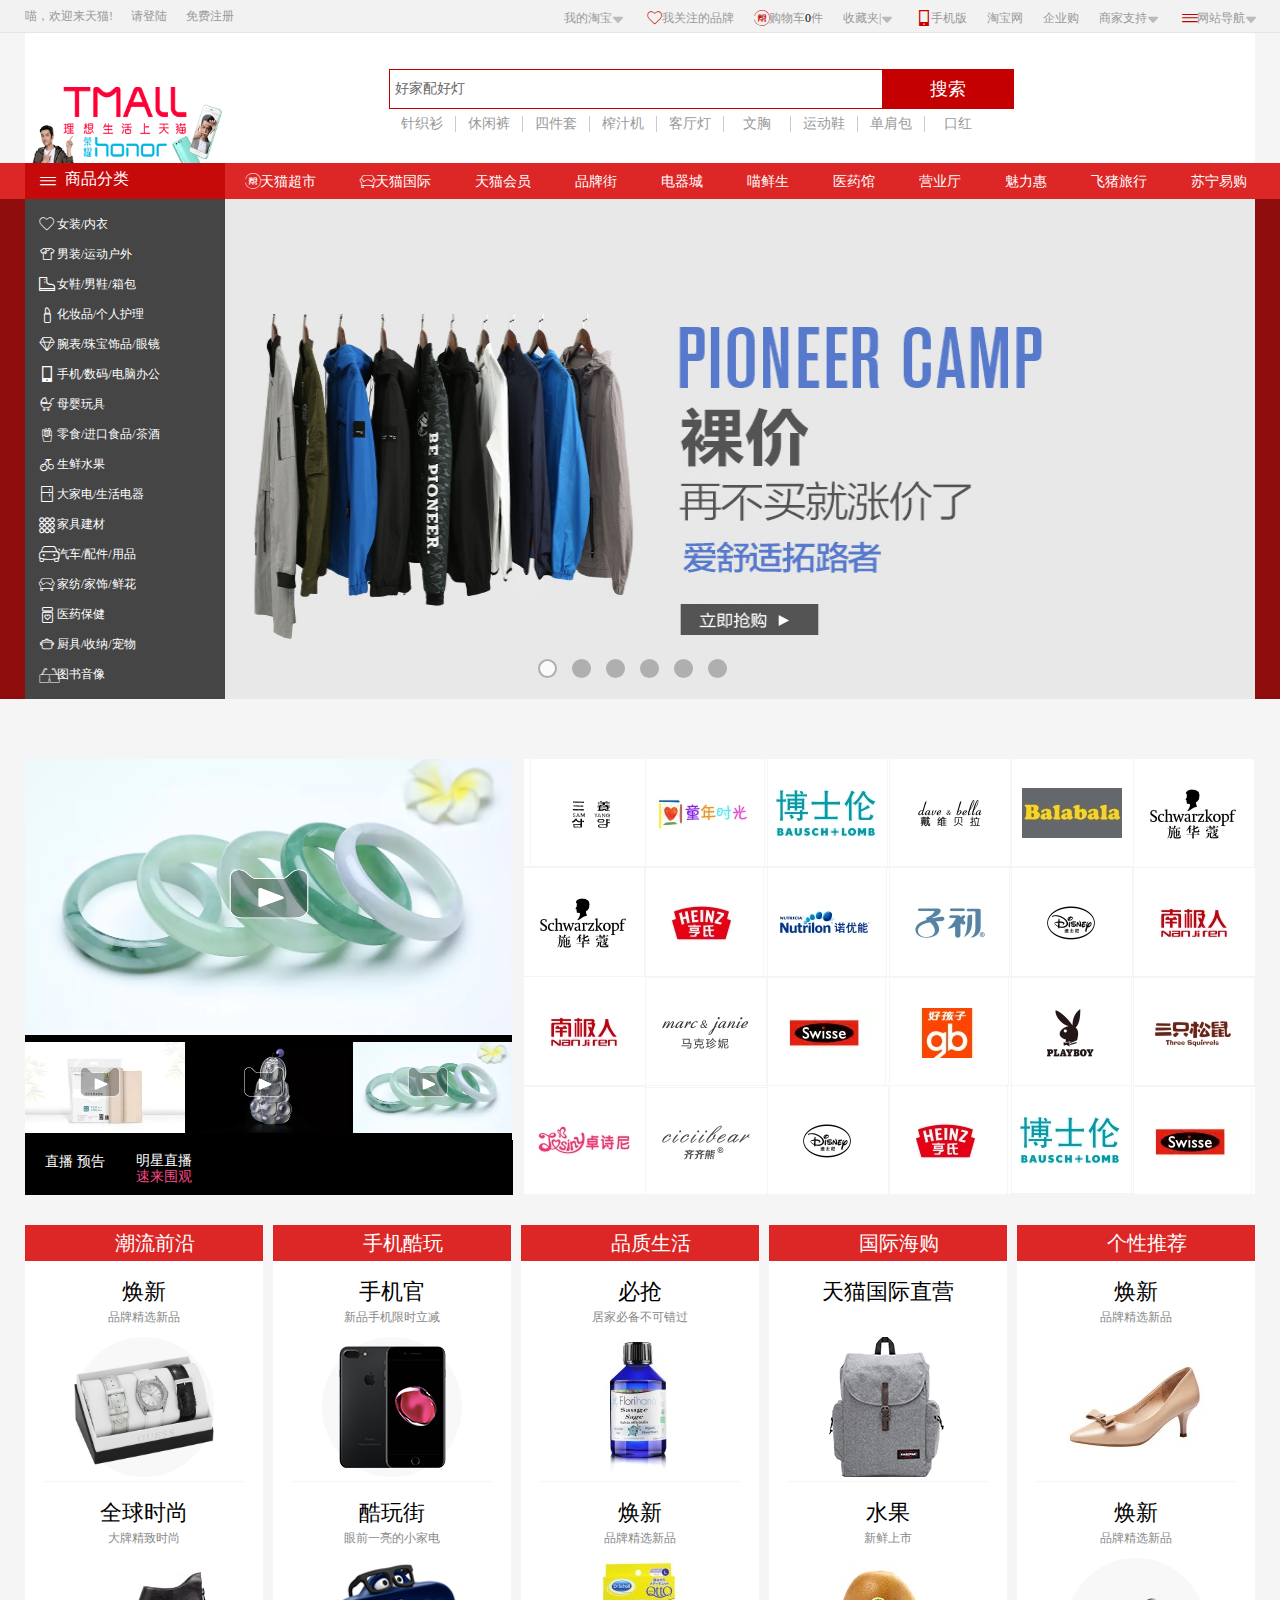
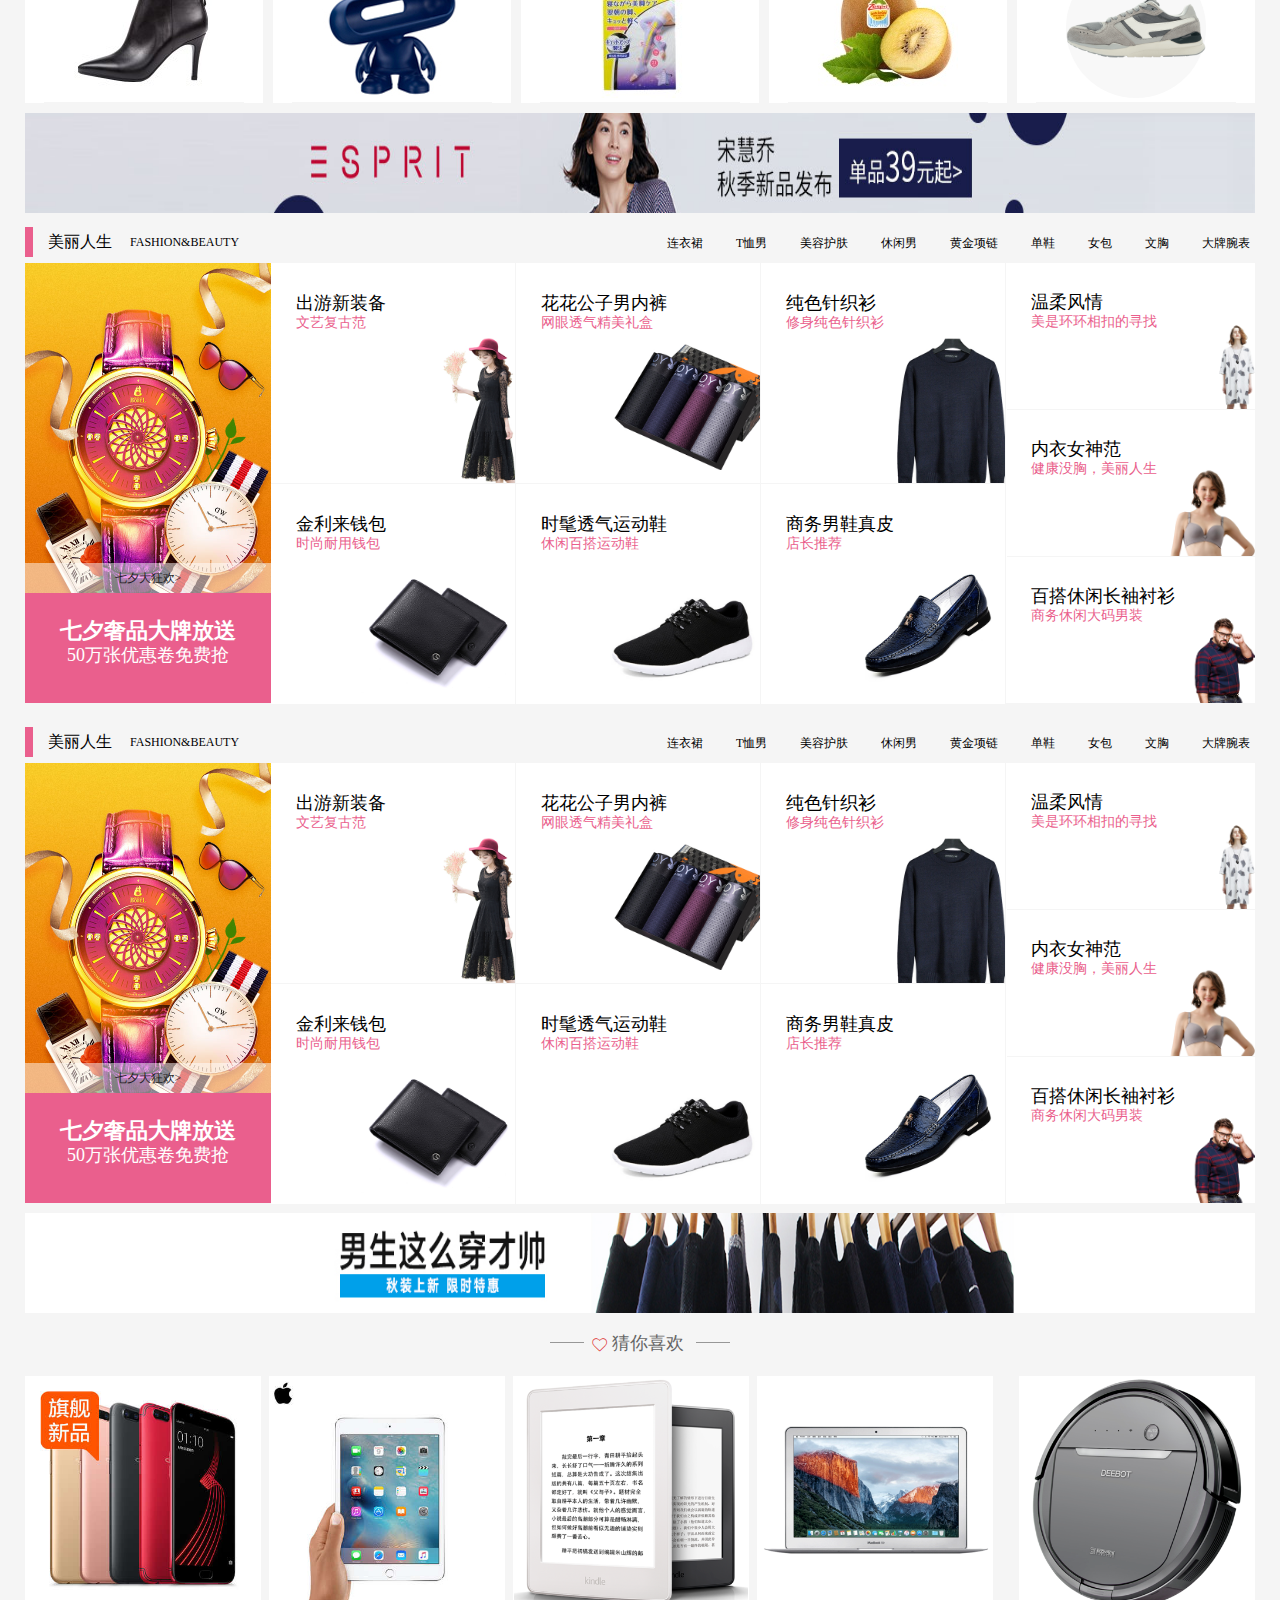
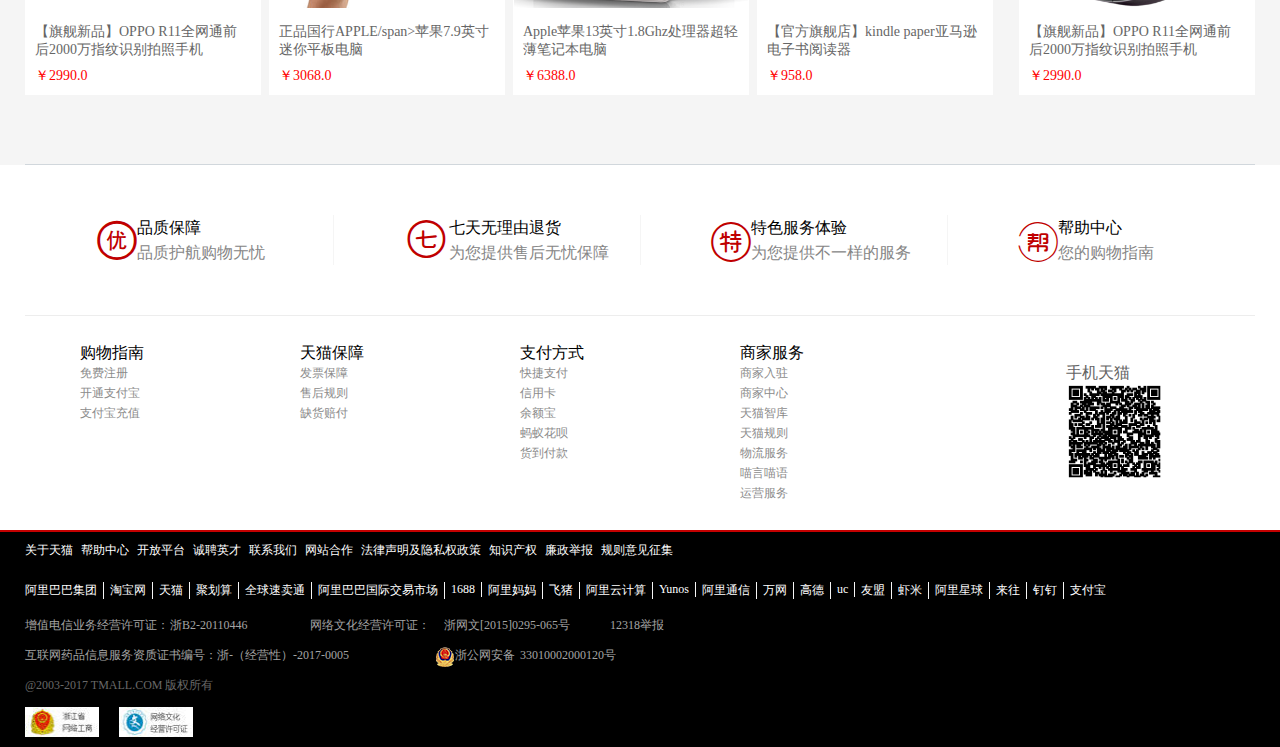
<file: index.html>
<!DOCTYPE html>
<html lang="en">
<head>
	<meta charset="UTF-8">
	<link rel="stylesheet" href="css/index.css">
	<link rel="stylesheet" href="iconfont/iconfont.css">
	<link rel="stylesheet" href="iconfont1/iconfont.css">
	<link rel="shortcut icon" href="img/tianmao.png">
	<title>天猫</title>
</head>
<body>
<!-- 头部开始 -->
	<header>
		<div class="header-box">
			<div class="hb-left">
				<div class="hbl-left">喵，欢迎来天猫!</div>
				<div class="hbl-center"><a href="">请登陆</a></div>
				<div class="hbl-bottom"><a href="">免费注册</a></div>
			</div>
			<div class="hb-right">
				<ul class="hbr-list">
					<li class="hbrl-l1">
						<a href="">我的淘宝</a>
						<div class="taobao">
							<div class="iconfont icon-xiala"></div>
						</div>
					</li>
					<li>
						<div class="wgz">
							<div class="iconfont icon-xin"></div>
						</div>
						<a href="">我关注的品牌</a>
					</li>
					<li>
						<div class="gwc">
							<div class="iconfont icon-tianmaochaoshigouwuche"></div>
						</div>
						<a href="">购物车<span  class="ling">0</span>件</a></li>
					<li>
						<a href="">收藏夹<span>|</span></a>
						<div class="scj">
							<div class="iconfont icon-xiala"></div>
						</div>
					</li>
					<li>
						<div class="sjb">
							<div class="iconfont icon-shouji"></div>
						</div>
						<a href="">手机版</a></li>
					<li><a href="">淘宝网</a></li>
					<li><a href="">企业购</a></li>
					<li>
						<a href="">商家支持</a>
						<div class="sjzc">
							<div class="iconfont icon-xiala"></div>
						</div>
					</li>
					<li class="hbrl-l2">
						<div class="wzdh">
							<div class="iconfont ">
								<div class="iconfont icon-gengduo1"></div>
							</div>
						</div>
							<a href="">网站导航</a>
							<div class="wzdh2">
								<div class="iconfont icon-xiala"></div>
							</div>
						</li>
				</ul>
			</div>
		</div>
	</header>
	<nav class="nav-top">
		<div class="navt-left"><img src="img/TB1EvOzS.gif" alt=""></div>
		<div class="navt-right">
			<div class="navtr-top">
				好家配好灯
				<div class="navtrt-right"><a href="">搜索</a></div>
			</div>
			<ul class="navt-b">
				<li><a href="">针织衫</a></li>
				<li><a href="">休闲裤</a></li>
				<li><a href="">四件套</a></li>
				<li><a href="">榨汁机</a></li>
				<li><a href="">客厅灯</a></li>
				<li><a href="">文胸</a></li>
				<li><a href="">运动鞋</a></li>
				<li><a href="">单肩包</a></li>
				<li class="navt-l1"><a href="">口红</a></li>
			</ul>
		</div>
	</nav>
	<nav class="nav-bottom">
		<div class="navb-box">
			<div class="navb-left">
                 <div class="nbl-l1">
                 	<div class="iconfont icon-gengduo1"></div>
                 </div>
                 <div class="nbl-ll1">商品分类</div>
			</div>
			<ul class="navb-list">
				<li><a href="">
					<div class="navbl-l2">
						<div class="iconfont icon-tianmaochaoshigouwuche"></div>
					</div>天猫超市
					</a>
					<div class="maotou"><img src="img/maotou.png" alt=""></div>
				</li>
				<li>
					<a href="">
					<div class="navbl-l2">
						<div class="iconfont icon-jf"></div>
					</div>天猫国际
					</a>
					<div class="maotou"><img src="img/maotou.png" alt=""></div>
				</li>
				<li>
					<a href="">天猫会员</a>
					<div class="maotou"><img src="img/maotou.png" alt=""></div>
				</li>
				<li>
					<a href="">品牌街</a>
					<div class="maotou"><img src="img/maotou.png" alt=""></div>
				</li>
				<li>
					<a href="">电器城</a>
					<div class="maotou"><img src="img/maotou.png" alt=""></div>
				</li>
				<li>
					<a href="">喵鲜生</a>
					<div class="maotou"><img src="img/maotou.png" alt=""></div>
				</li>
				<li>
					<a href="">医药馆</a>
					<div class="maotou"><img src="img/maotou.png" alt=""></div>
				</li>
				<li>
					<a href="">营业厅</a>
					<div class="maotou"><img src="img/maotou.png" alt=""></div>
				</li>
				<li>
					<a href="">魅力惠</a>
					<div class="maotou"><img src="img/maotou.png" alt=""></div>
				</li>
				<li>
					<a href="">飞猪旅行</a>
					<div class="maotou"><img src="img/maotou.png" alt=""></div>
				</li>
				<li class="navbl-l1">
					<a href="">苏宁易购</a>
					<div class="maotou"><img src="img/maotou.png" alt=""></div>
				</li>
			</ul>
		</div>
	</nav>
	<main>
		<div class="banner">
		<ul class="banner-ban">
			<li><a href=""><img src="img/banner2.jpg" alt=""></a></li>
			<li><a href=""><img src="img/banner3.webp" alt=""></a></li>
			<li><a href=""><img src="img/TB2ZQ.webp" alt=""></a></li>
			<li><a href=""><img src="img/banner4.webp" alt=""></a></li>
			<li><a href=""><img src="img/banner5.jpg" alt=""></a></li>
			<li><a href=""><img src="img/TB1.jpg" alt=""></a></li>
		</ul>
	    <ul class="banner-bo">
	    	<li style="background: #fff"></li>
	    	<li></li>
	    	<li></li>
	    	<li></li>
	    	<li></li>
	    	<li></li>
	    </ul>
	    <aside>
	    	<ul class="asi-box">
	    		<li>
	    			<ul class="item">1111</ul>
	    			<a href="">
	    				<div class="al1">
	    					<div class="iconfont icon-nvzhuang"></div>
	    				</div>
	    			女装<span>/</span>内衣</a>
	    		</li>
	    		<li>
	    			<ul class="item">222222</ul>
	    			<a href="">
	                	<div class="al1">
	                		<div class="iconfont icon-Mens-Clothing"></div>
	                	</div>
	    			男装<span>/</span>运动户外</a>
	    		</li>
	    		<li>
	    			<ul class="item">33333</ul>
	    			<a href="">
	    				<div class="al1">
	    					<div class="iconfont icon-nannvxie"></div>
	    				</div>
	    				女鞋<span>/</span>男鞋<span>/</span>箱包
	    			</a>
	    		</li>
	    		<li>
	    			<ul class="item">44444</ul>
	    			<a href="">
						<div class="al1">
							<div class="iconfont icon-huazhuangpin"></div>
						</div>
	    			化妆品<span>/</span>个人护理
	    			</a>
	    		</li>
	    		<li>
	    			<ul class="item">1111</ul>
	    			<a href="">
	    				<div class="al1">
	    					<div class="iconfont icon-credit-level"></div>
	    				</div>
	    				腕表<span>/</span>珠宝饰品<span>/</span>眼镜
	    			</a>
	    		</li>
	    		<li>
	    			<ul class="item">1111</ul>
	    			<a href="">
	    				<div class="al1">
	    					<div class="iconfont icon-shouji"></div>
	    				</div>
	    				手机<span>/</span>数码<span>/</span>电脑办公
	    			</a>
	    		</li>
	    		<li>
	    			<ul class="item">1111</ul>
	    			<a href="">
	    				<div class="al1">
	    					<div class="iconfont icon-muyingwanju"></div>
	    				</div>
	    				母婴玩具
	    			</a>
	    		</li>
	    		<li>
	    			<ul class="item">1111</ul>
	    			<a href="">
	    				<div class="al1">
	    					<div class="iconfont icon-lingshi"></div>
	    				</div>
	    				零食<span>/</span>进口食品<span>/</span>茶酒
	    			</a>
	    		</li>
	    		<li>
	    			<ul class="item">1111</ul>
	    			<a href="">
	    				<div class="al1">
	    					<div class="iconfont icon-shuiguo"></div>
	    				</div>
	    				生鲜水果
	    			</a>
	    		</li>
	    		<li>
	    			<ul class="item">1111</ul>
	    			<a href="">
	    				<div class="al1">
	    					<div class="iconfont icon-dajiadian"></div>
	    				</div>
	    				大家电<span>/</span>生活电器
	    			</a>
	    		</li>
	    		<li>
	    			<ul class="item">1111</ul>
	    			<a href="">
	    				<div class="al1">
	    					<div class="iconfont icon-jiajujiancai"></div>
	    				</div>
	    				家具建材
	    			</a>
	    		</li>
	    		<li>
	    			<ul class="item">1111</ul>
	    			<a href="">
	    				<div class="al1">
	    					<div class="iconfont icon-fuwu"></div>
	    				</div>
	    				汽车<span>/</span>配件<span>/</span>用品
	    			</a>
	    		</li>
	    		<li>
	    			<ul class="item">1111</ul>
	    			<a href="">
	    				<div class="al1">
	    					<div class="iconfont icon-jf"></div>
	    				</div>
	    				家纺<span>/</span>家饰<span>/</span>鲜花
	    			</a>
	    		</li>
	    		<li>
	    			<ul class="item">1111</ul>
	    			<a href="">
	    				<div class="al1">
	    					<div class="iconfont icon-yiyaobaojian"></div>
	    				</div>
	    				医药保健
	    			</a>
	    		</li>
	    		<li>
	    			<ul class="item">1111</ul>
	    			<a href="">
	    				<div class="al1">
	    					<div class="iconfont icon-chuju"></div>
	    				</div>
	    				厨具<span>/</span>收纳<span>/</span>宠物
	    			</a>
	    		</li>
	    		<li>
	    			<ul class="item">1111</ul>
	    			<a href="">
	    				<div class="al1">
	    					<div class="iconfont icon-chaoliuqianxian"></div>
	    				</div>
	    				图书音像
	    			</a>
	    		</li>
	    	</ul>
	    </aside>
	    <!-- <a href="javascript:void(0);" class="left">&lt;</a> -->
	    <!-- <a href="javascript:void(0);" class="right">&gt;</a> -->
	    </div>
    </main>
	<!-- 头部结束 -->
	<!-- 内容开始 -->
	<section class="duli1">
		<div class="duli1-box">
			<div class="duli1b-top"></div>
			<div class="duli1-bottom">
				<div class="d1b-left">
					<div class="d1bl-top">
						<a href="">
							<img src="img/big-feicui.webp" alt="">
						</a>
						<div class="bofang"><a href=""><img src="img/bofang.png" alt=""></a></div>
					</div>
					<div class="d1bl-center">
						<div class="d1bl">
							<a href="">
								<img src="img/left.webp" alt="">
							</a>
							<div class="bofangsm">
								<a href="">
									<img src="img/bofang.png" alt="">
								</a>
							</div>
						</div>
						<div class="d1bl">
							<a href="">
								<img src="img/center.webp" alt="">
							</a>
							<div class="bofangsm">
								<a href="">
									<img src="img/bofang.png" alt="">
								</a>
							</div>
						</div>
						<div class="d1bl d1b2">
							<a href="">
								<img src="img/right.webp" alt="">
							</a>
							<div class="bofangsm">
								<a href="">
									<img src="img/bofang.png" alt="">
								</a>
							</div>
						</div>
					</div>
                    <div class="d1bl-bottom">
                    	<div class="d1blb-left">直播 预告</div>
                    	<div class="d1blb-right">
                    		<div class="tight-top">明星直播</div>
                    		<div class="tight-top tight-bottom">速来围观</div>
                    	</div>
                    </div>
				</div>
				<div class="d1b-right">
					<ul class="d1br-box">
						<li>
							<img src="img/IMG_0944_03-04.png" alt="">
							<div class="zhezhao">
								<div class="zz-big-box">
									<p>优惠卷￥5</p>
									<a href="">
										<div class="zz-box">
											<p>点击进入</p>
										</div>
									</a>
								</div>
							</div>
						</li>
						<li>
							<img src="img/IMG_0944_03-06.png" alt="">
							<div class="zhezhao">
								<div class="zz-big-box">
									<p>优惠卷￥5</p>
									<a href="">
										<div class="zz-box">
											<p>点击进入</p>
										</div>
									</a>
								</div>
							</div>
						</li>
						<li>
							<img src="img/IMG_0944_03-07.png" alt="">
							<div class="zhezhao">
								<div class="zz-big-box">
									<p>优惠卷￥5</p>
									<a href="">
										<div class="zz-box">
											<p>点击进入</p>
										</div>
									</a>
								</div>
							</div>
						</li>
						<li>
							<img src="img/IMG_0944_03-08.png" alt="">
							<div class="zhezhao">
								<div class="zz-big-box">
									<p>优惠卷￥5</p>
									<a href="">
										<div class="zz-box">
											<p>点击进入</p>
										</div>
									</a>
								</div>
							</div>
						</li>
						<li>
							<img src="img/IMG_0944_03-09.png" alt="">
							<div class="zhezhao">
								<div class="zz-big-box">
									<p>优惠卷￥5</p>
									<a href="">
										<div class="zz-box">
											<p>点击进入</p>
										</div>
									</a>
								</div>
							</div>
						</li>
						<li>
							<img src="img/IMG_0944_03-12.png" alt="">
							<div class="zhezhao">
								<div class="zz-big-box">
									<p>优惠卷￥5</p>
									<a href="">
										<div class="zz-box">
											<p>点击进入</p>
										</div>
									</a>
								</div>
							</div>
						</li>
						<li>
							<img src="img/IMG_0944_03-12.png" alt="">
							<div class="zhezhao">
								<div class="zz-big-box">
									<p>优惠卷￥5</p>
									<a href="">
										<div class="zz-box">
											<p>点击进入</p>
										</div>
									</a>
								</div>
							</div>
						</li>
						<li>
							<img src="img/IMG_0944_03-14.png" alt="">
    						<div class="zhezhao">
    							<div class="zz-big-box">
									<p>优惠卷￥5</p>
									<a href="">
										<div class="zz-box">
											<p>点击进入</p>
										</div>
									</a>
								</div>
    						</div>
						</li>
						<li>
							<img src="img/IMG_0944_03-15.png" alt="">
							<div class="zhezhao">
								<div class="zz-big-box">
									<p>优惠卷￥5</p>
									<a href="">
										<div class="zz-box">
											<p>点击进入</p>
										</div>
									</a>
								</div>
							</div>
						</li>
						<li>
							<img src="img/IMG_0944_03-16.png" alt="">
							<div class="zhezhao">
								<div class="zz-big-box">
									<p>优惠卷￥5</p>
									<a href="">
										<div class="zz-box">
											<p>点击进入</p>
										</div>
									</a>
								</div>
							</div>
						</li>
						<li>
							<img src="img/IMG_0944_03-17.png" alt="">
							<div class="zhezhao">
								<div class="zz-big-box">
									<p>优惠卷￥5</p>
									<a href="">
										<div class="zz-box">
											<p>点击进入</p>
										</div>
									</a>
								</div>
							</div>
						</li>
						<li>
							<img src="img/IMG_0944_03-18.png" alt="">
							<div class="zhezhao">
								<div class="zz-big-box">
									<p>优惠卷￥5</p>
									<a href="">
										<div class="zz-box">
											<p>点击进入</p>
										</div>
									</a>
								</div>
							</div>
						</li>
						<li>
							<img src="img/IMG_0944_03-18.png" alt="">
							<div class="zhezhao">
								<div class="zz-big-box">
									<p>优惠卷￥5</p>
									<a href="">
										<div class="zz-box">
											<p>点击进入</p>
										</div>
									</a>
								</div>
							</div>
						</li>
						<li>
							<img src="img/IMG_0944_03-19.png" alt="">
							<div class="zhezhao">
								<div class="zz-big-box">
									<p>优惠卷￥5</p>
									<a href="">
										<div class="zz-box">
											<p>点击进入</p>
										</div>
									</a>
								</div>
							</div>
						</li>
						<li>
							<img src="img/IMG_0944_03-20.png" alt="">
							<div class="zhezhao">
								<div class="zz-big-box">
									<p>优惠卷￥5</p>
									<a href="">
										<div class="zz-box">
											<p>点击进入</p>
										</div>
									</a>
								</div>
							</div>
						</li>
						<li>
							<img src="img/IMG_0944_03-21.png" alt="">
							<div class="zhezhao">
								<div class="zz-big-box">
									<p>优惠卷￥5</p>
									<a href="">
										<div class="zz-box">
											<p>点击进入</p>
										</div>
									</a>
								</div>
							</div>
						</li>
						<li>
							<img src="img/IMG_0944_03-22.png" alt="">
							<div class="zhezhao">
								<div class="zz-big-box">
									<p>优惠卷￥5</p>
									<a href="">
										<div class="zz-box">
											<p>点击进入</p>
										</div>
									</a>
								</div>
							</div>
						</li>
						<li>
							<img src="img/IMG_0944_03-23.png" alt="">
							<div class="zhezhao">
								<div class="zz-big-box">
									<p>优惠卷￥5</p>
									<a href="">
										<div class="zz-box">
											<p>点击进入</p>
										</div>
									</a>
								</div>
							</div>
						</li>
						<li>
							<img src="img/IMG_0944_03-24.png" alt="">
							<div class="zhezhao">
								<div class="zz-big-box">
									<p>优惠卷￥5</p>
									<a href="">
										<div class="zz-box">
											<p>点击进入</p>
										</div>
									</a>
								</div>
							</div>
						</li>
						<li>
							<img src="img/IMG_0944_03-26.png" alt="">
							<div class="zhezhao">
								<div class="zz-big-box">
									<p>优惠卷￥5</p>
									<a href="">
										<div class="zz-box">
											<p>点击进入</p>
										</div>
									</a>
								</div>
							</div>
						</li>
						<li>
							<img src="img/IMG_0944_03-17.png" alt="">
							<div class="zhezhao">
								<div class="zz-big-box">
									<p>优惠卷￥5</p>
									<a href="">
										<div class="zz-box">
											<p>点击进入</p>
										</div>
									</a>
								</div>
							</div>
						</li>
						<li>
							<img src="img/IMG_0944_03-14.png" alt="">
							<div class="zhezhao">
								<div class="zz-big-box">
									<p>优惠卷￥5</p>
									<a href="">
										<div class="zz-box">
											<p>点击进入</p>
										</div>
									</a>
								</div>
							</div>
						</li>
						<li>
							<img src="img/IMG_0944_03-07.png" alt="">
							<div class="zhezhao">
								<div class="zz-big-box">
									<p>优惠卷￥5</p>
									<a href="">
										<div class="zz-box">
											<p>点击进入</p>
										</div>
									</a>
								</div>
							</div>
						</li>
						<li>
							<img src="img/IMG_0944_03-20.png" alt="">
							<div class="zhezhao">
								<div class="zz-big-box">
									<p>优惠卷￥5</p>
									<a href="">
										<div class="zz-box">
											<p>点击进入</p>
										</div>
									</a>
								</div>
							</div>
						</li>
					</ul>
				</div>
			</div>
		</div>
	</section>
	<section class="duli2">
		<div class="duli2-box">
			<div class="db-top"></div>
			<div class="db-list">
				<div class="dbl-top">
					<div class="dbl-box">
						<!-- <i class="iconfont icon-chaoliuqianxian"></i> -->
					</div>
					潮流前沿
				</div>
				<div class="dbl-top2"><a href="">焕新</a></div>
				<div class="dbl-top3">品牌精选新品</div>
				<div class="dbl-top4">
					<div class="dbl-tyu"></div>
					<div class="dbl-tu"><img src="img/TB11k3pJV.png" alt=""></div>
				</div>
				<div class="dbl-top2"><a href="">全球时尚</a></div>
				<div class="dbl-top3">大牌精致时尚</div>
				<div class="dbl-top4 dbl-top5">
					<div class="dbl-tyu"></div>
					<div class="dbl-tu"><img src="img/TB28cbgcNaK..jpg" alt=""></div>
				</div>
			</div>
            <div class="db-list">
				<div class="dbl-top">
					<div class="dbl-box">
						<!-- <i class="iconfont icon-shouji"></i> -->
					</div>
					手机酷玩
				</div>
				<div class="dbl-top2"><a href="">手机官</a></div>
				<div class="dbl-top3">新品手机限时立减</div>
				<div class="dbl-top4">
					<div class="dbl-tyu"></div>
					<div class="dbl-tu"><img src="img/TB176CbSF.png" alt=""></div>
				</div>
				<div class="dbl-top2"><a href="">酷玩街</a></div>
				<div class="dbl-top3">眼前一亮的小家电</div>
				<div class="dbl-top4 dbl-top5">
					<div class="dbl-tyu"></div>
					<div class="dbl-tu"><img src="img/TB13vytLV.jpg" alt=""></div>
				</div>
			</div>
			<div class="db-list">
				<div class="dbl-top"><div class="dbl-box"></div>品质生活</div>
				<div class="dbl-top2"><a href="">必抢</a></div>
				<div class="dbl-top3">居家必备不可错过</div>
				<div class="dbl-top4">
					<div class="dbl-tyu"></div>
					<div class="dbl-tu"><img src="img/TB2AbIzdCqJ.eBjy1zbXXbx8FXa_!!115-0-yamato.jpg" alt=""></div>
				</div>
				<div class="dbl-top2"><a href="">焕新</a></div>
				<div class="dbl-top3">品牌精选新品</div>
				<div class="dbl-top4 dbl-top5">
					<div class="dbl-tyu"></div>
					<div class="dbl-tu"><img src="img/TB2kD.Md.jpg" alt=""></div>
				</div>
			</div>
			<div class="db-list">
				<div class="dbl-top"><div class="dbl-box"></div>国际海购</div>
				<div class="dbl-top2"><a href="">天猫国际直营</a></div>
				<div class="dbl-top3"></div>
				<div class="dbl-top4">
					<div class="dbl-tyu"></div>
					<div class="dbl-tu"><img src="img/TB1CgaQQ.jpg" alt=""></div>
				</div>
				<div class="dbl-top2"><a href="">水果</a></div>
				<div class="dbl-top3">新鲜上市</div>
				<div class="dbl-top4 dbl-top5">
					<div class="dbl-tyu"></div>
					<div class="dbl-tu"><img src="img/TB2NFSKsp.jpg" alt=""></div>
				</div>
			</div>
			<div class="db-list db-list1">
				<div class="dbl-top"><div class="dbl-box"></div>个性推荐</div>
				<div class="dbl-top2"><a href="">焕新</a></div>
				<div class="dbl-top3">品牌精选新品</div>
				<div class="dbl-top4">
					<div class="dbl-tyu"></div>
					<div class="dbl-tu"><img src="img/TB2ZqEvv90.jpg" alt=""></div>
				</div>
				<div class="dbl-top2"><a href="">焕新</a></div>
				<div class="dbl-top3">品牌精选新品</div>
				<div class="dbl-top4 dbl-top5">
					<div class="dbl-tyu"></div>
					<div class="dbl-tu"><img src="img/TB1PPZmSF.png" alt=""></div>
				</div>
			</div>
		</div>
	</section>
	<section class="zhong">
		<a href="">
			<img src="img/TB1HomNSV.jpg" alt="">
		</a>
	</section>
	<section class="duli3">
		<div class="duli3i-top">
			<div class="d3t-left">
				<div class="d3tl-left">美丽人生</div>
				<div class="d3tl-right">FASHION&BEAUTY</div>
			</div>
			<div class="d3t-right">
				<ul class="d3t-list">
					<li><a href="">连衣裙</a></li>
					<li><a href="">T恤男</a></li>
					<li><a href="">美容护肤</a></li>
					<li><a href="">休闲男</a></li>
					<li><a href="">黄金项链</a></li>
					<li><a href="">单鞋</a></li>
					<li><a href="">女包</a></li>
					<li><a href="">文胸</a></li>
					<li><a href="">大牌腕表</a></li>
				</ul>
			</div>
		</div>
		<div class="duli3-bottom">
			<div class="d3b-left">
				<a href="">
					<img src="img/TB1OEmLSV.jpg" alt="">
				</a>
				<a href="">
					<div class="d3bl-top">七夕大狂欢<span>></span>
					</div>
				</a>
				<a href="">
					<div class="d3bl-bottom">
						<div class="d3bl-wen">
							<strong>七夕奢品大牌放送</strong>
						</div>
						<div class="d3bl-wen1">50万张优惠卷免费抢</div>
					</div>
				</a>
			</div>
			<div class="d3b-center">
				<ul class="d3bc-list">
					<li>
						<a href="">
							<div class="d3bc-wen">出游新装备</div>
							<div class="d3bc-wen1">文艺复古范</div>
							<div class="tupian"><img src="img/TB1q9EXSF.jpg " alt=""></div>
						</a>
					</li>
					<li>
						<a href="">
							<div class="d3bc-wen">花花公子男内裤</div>
							<div class="d3bc-wen1">网眼透气精美礼盒</div>
							<div class="tupian"><img src="img/TB1FX0ZSV.jpg " alt=""></div>
						</a>
					</li>
					<li>
						<a href="">
							<div class="d3bc-wen">纯色针织衫</div>
							<div class="d3bc-wen1">修身纯色针织衫</div>
							<div class="tupian"><img src="img/TB1y2bvSF.jpg" alt=""></div>
						</a>
					</li>
					<li>
						<a href="">
							<div class="d3bc-wen">金利来钱包</div>
							<div class="d3bc-wen1">时尚耐用钱包</div>
							<div class="tupian"><img src="img/TB1ubvFSp.jpg" alt=""></div>
						</a>
					</li>
					<li>
						<a href="">
							<div class="d3bc-wen">时髦透气运动鞋</div>
							<div class="d3bc-wen1">休闲百搭运动鞋</div>
							<div class="tupian"><img src="img/TB1Rq2dSp.jpg" alt=""></div>
						</a>
					</li>
					<li>
						<a href="">
							<div class="d3bc-wen">商务男鞋真皮</div>
							<div class="d3bc-wen1">店长推荐</div>
							<div class="tupian"><img src="img/TB1.BuWSp.jpg" alt=""></div>
						</a>
					</li>
				</ul>
			</div>
			<div class="d3b-right">
				<ul class="d3br-list">
					<li>
						<a href="">
							<div class="list-wen">温柔风情</div>
							<div class="list-wen1">美是环环相扣的寻找</div>
							<div class="tupian2"><img src="img/TB1znTeSf.jpg" alt=""></div>
						</a>
					</li>
					<li>
						<a href="">
							<div class="list-wen">内衣女神范</div>
							<div class="list-wen1">健康没胸，美丽人生</div>
							<div class="tupian2"><img src="img/TB1MJiESF.jpg" alt=""></div>
						</a>
					</li>
					<li>
						<a href="">
							<div class="list-wen">百搭休闲长袖衬衫</div>
							<div class="list-wen1">商务休闲大码男装</div>
							<div class="tupian2"><img src="img/TB1MWEFSF.jpg" alt=""></div>
						</a>
					</li>
				</ul>
			</div>
		</div>
	</section>
	<section class="duli3">
		<div class="duli3i-top">
			<div class="d3t-left">
				<div class="d3tl-left">美丽人生</div>
				<div class="d3tl-right">FASHION&BEAUTY</div>
			</div>
			<div class="d3t-right">
				<ul class="d3t-list">
					<li><a href="">连衣裙</a></li>
					<li><a href="">T恤男</a></li>
					<li><a href="">美容护肤</a></li>
					<li><a href="">休闲男</a></li>
					<li><a href="">黄金项链</a></li>
					<li><a href="">单鞋</a></li>
					<li><a href="">女包</a></li>
					<li><a href="">文胸</a></li>
					<li><a href="">大牌腕表</a></li>
				</ul>
			</div>
		</div>
		<div class="duli3-bottom">
			<div class="d3b-left">
				<a href="">
					<img src="img/TB1OEmLSV.jpg" alt="">
				</a>
				<a href="">
					<div class="d3bl-top">七夕大狂欢<span>></span>
					</div>
				</a>
				<a href="">
					<div class="d3bl-bottom">
						<div class="d3bl-wen">
							<strong>七夕奢品大牌放送</strong>
						</div>
						<div class="d3bl-wen1">50万张优惠卷免费抢</div>
					</div>
				</a>
			</div>
			<div class="d3b-center">
				<ul class="d3bc-list">
					<li>
						<a href="">
							<div class="d3bc-wen">出游新装备</div>
							<div class="d3bc-wen1">文艺复古范</div>
							<div class="tupian"><img src="img/TB1q9EXSF.jpg " alt=""></div>
						</a>
					</li>
					<li>
						<a href="">
							<div class="d3bc-wen">花花公子男内裤</div>
							<div class="d3bc-wen1">网眼透气精美礼盒</div>
							<div class="tupian"><img src="img/TB1FX0ZSV.jpg " alt=""></div>
						</a>
					</li>
					<li>
						<a href="">
							<div class="d3bc-wen">纯色针织衫</div>
							<div class="d3bc-wen1">修身纯色针织衫</div>
							<div class="tupian"><img src="img/TB1y2bvSF.jpg" alt=""></div>
						</a>
					</li>
					<li>
						<a href="">
							<div class="d3bc-wen">金利来钱包</div>
							<div class="d3bc-wen1">时尚耐用钱包</div>
							<div class="tupian"><img src="img/TB1ubvFSp.jpg" alt=""></div>
						</a>
					</li>
					<li>
						<a href="">
							<div class="d3bc-wen">时髦透气运动鞋</div>
							<div class="d3bc-wen1">休闲百搭运动鞋</div>
							<div class="tupian"><img src="img/TB1Rq2dSp.jpg" alt=""></div>
						</a>
					</li>
					<li>
						<a href="">
							<div class="d3bc-wen">商务男鞋真皮</div>
							<div class="d3bc-wen1">店长推荐</div>
							<div class="tupian"><img src="img/TB1.BuWSp.jpg" alt=""></div>
						</a>
					</li>
				</ul>
			</div>
			<div class="d3b-right">
				<ul class="d3br-list">
					<li>
						<a href="">
							<div class="list-wen">温柔风情</div>
							<div class="list-wen1">美是环环相扣的寻找</div>
							<div class="tupian2"><img src="img/TB1znTeSf.jpg" alt=""></div>
						</a>
					</li>
					<li>
						<a href="">
							<div class="list-wen">内衣女神范</div>
							<div class="list-wen1">健康没胸，美丽人生</div>
							<div class="tupian2"><img src="img/TB1MJiESF.jpg" alt=""></div>
						</a>
					</li>
					<li>
						<a href="">
							<div class="list-wen">百搭休闲长袖衬衫</div>
							<div class="list-wen1">商务休闲大码男装</div>
							<div class="tupian2"><img src="img/TB1MWEFSF.jpg" alt=""></div>
						</a>
					</li>
				</ul>
			</div>
		</div>
	</section>
	<section class="zhong">
		<a href="">
			<img src="img/TB1pgMISF.jpg" alt="">
		</a>
	</section>
	<section class="like">
		<div class="li-center">
			<div class="lic-left"></div>
			<div class="lic-center">
				<div class="lic-ico">
					<div class="iconfont icon-xin"></div>
				</div>
				猜你喜欢
			</div>
			<div class="lic-left"></div>
		</div>
	</section>
	<section class="duli4">
		<ul class="duli4-box">
			<li><a href="">
				<div class="d4b-list"><img src="img/TB28rzxaw0.jpg" alt=""></div>
				<div class="d4b-wen">【旗舰新品】OPPO R11全网通前后2000万指纹识别拍照手机</div>
				<div class="d4b-wen1">￥2990.0</div>
			</a></li>
			<li><a href="">
				<div class="d4b-list"><img src="img/TB2n1S6h.jpg" alt=""></div>
				<div class="d4b-wen">正品国行APPLE<span>/</span>span>苹果7.9英寸迷你平板电脑</div>
				<div class="d4b-wen1">￥3068.0</div>
			</a></li>
			<li><a href="">
				<div class="d4b-list"><img src="img/TB1iRV1OV.jpg" alt=""></div>
				<div class="d4b-wen">Apple<span>苹果</span>13英寸1.8Ghz处理器超轻薄笔记本电脑</div>
				<div class="d4b-wen1">￥6388.0</div>
			</a></li>
			<li><a href="">
				<div class="d4b-list"><img src="img/TB2wQrBtB0kpuFjy.jpg" alt=""></div>
				<div class="d4b-wen">【官方旗舰店】kindle paper亚马逊电子书阅读器</div>
				<div class="d4b-wen1">￥958.0</div>
			</a></li>
			<li><a href="">
				<div class="d4b-list"><img src="img/TB1jGI6R.jpg" alt=""></div>
				<div class="d4b-wen">【旗舰新品】OPPO R11全网通前后2000万指纹识别拍照手机</div>
				<div class="d4b-wen1">￥2990.0</div>
			</a></li>
		</ul>
	</section>
	<!-- 内容结束 -->
	<!-- 结尾开始 -->
	<div class="eb-kong"></div>	
	<div class="end">
		<div class="end-box">
			<ul class="eb-list">
				<li><a href="">
					<i class="iconfont icon-you"></i>
					<div class="ebl-wen">品质保障</div>
					<div class="ebl-wen1">品质护航购物无忧</div>
				</a></li>
				<li><a href="">
					<i class="iconfont icon-serviceqitiantuihuan"></i>
					<div class="ebl-wen">七天无理由退货</div>
					<div class="ebl-wen1">为您提供售后无忧保障</div>
				</a></li>
				<li><a href="">
					<i class="iconfont icon-icon1460191793239"></i>
					<div class="ebl-wen">特色服务体验</div>
					<div class="ebl-wen1">为您提供不一样的服务</div>
				</a></li>
				<li><a href="">
					<i class="iconfont icon-bang"></i>
					<div class="ebl-wen">帮助中心</div>
					<div class="ebl-wen1">您的购物指南</div>
				</a></li>
			</ul>
			<div class="lie">
				<ul class="lie-list1">
					<li>购物指南</li>
					<li><a href="">免费注册</a></li>
					<li><a href="">开通支付宝</a></li>
					<li><a href="">支付宝充值</a></li>
				</ul>
				<ul class="lie-list1">
					<li>天猫保障</li>
					<li><a href="">发票保障</a></li>
					<li><a href="">售后规则</a></li>
					<li><a href="">缺货赔付</a></li>
				</ul>
				<ul class="lie-list1">
					<li>支付方式</li>
					<li><a href="">快捷支付</a></li>
					<li><a href="">信用卡</a></li>
					<li><a href="">余额宝</a></li>
					<li><a href="">蚂蚁花呗</a></li>
					<li><a href="">货到付款</a></li>
				</ul>
				<ul class="lie-list1">
					<li>商家服务</li>
					<li><a href="">商家入驻</a></li>
					<li><a href="">商家中心</a></li>
					<li><a href="">天猫智库</a></li>
					<li><a href="">天猫规则</a></li>
					<li><a href="">物流服务</a></li>
					<li><a href="">喵言喵语</a></li>
					<li><a href="">运营服务</a></li>
				</ul>
			</div>
			<div class="saoma">
				<div class="saoma-wen">手机天猫</div>
				<div class="saoma-tu"><a href=""><img src="img/TB14VZKH.png" alt=""></a></div>
			</div>
		</div>
	</div>
	<div class="last">
		<div class="last-box">
			<div class="last-l1">
				<ul class="ll1-list1">
					<li><a href="">关于天猫</a></li>
					<li><a href="">帮助中心</a></li>
					<li><a href="">开放平台</a></li>
					<li><a href="">诚聘英才</a></li>
					<li><a href="">联系我们</a></li>
					<li><a href="">网站合作</a></li>
					<li><a href="">法律声明及隐私权政策</a></li>
					<li><a href="">知识产权</a></li>
					<li><a href="">廉政举报</a></li>
					<li><a href="">规则意见征集</a></li>
				</ul>
			</div>
			<div class="ll1-l2">
				<ul class="ll1-list2">
					<li><a href="">阿里巴巴集团</a></li>
					<li><a href="">淘宝网</a></li>
					<li><a href="">天猫</a></li>
					<li><a href="">聚划算</a></li>
					<li><a href="">全球速卖通</a></li>
					<li><a href="">阿里巴巴国际交易市场</a></li>
					<li><a href="">1688</a></li>
					<li><a href="">阿里妈妈</a></li>
					<li><a href="">飞猪</a></li>
					<li><a href="">阿里云计算</a></li>
					<li><a href="">Yunos</a></li>
					<li><a href="">阿里通信</a></li>
					<li><a href="">万网</a></li>
					<li><a href="">高德</a></li>
					<li><a href="">uc</a></li>
					<li><a href="">友盟</a></li>
					<li><a href="">虾米</a></li>
					<li><a href="">阿里星球</a></li>
					<li><a href="">来往</a></li>
					<li><a href="">钉钉</a></li>
					<li><a href="">支付宝</a></li>
				</ul>
			</div>
			<div class="ll1-l3">
				<div class="ll1-left">增值电信业务经营许可证：
					<a href="">浙B2-20110446
					</a>
				</div>
				<div class="ll1-center">网络文化经营许可证：
					<a href="">浙网文[2015]0295-065号
					</a>
				</div>
				<div class="ll1-right"><a href="">12318举报</a></div>
			</div>
			<div class="ll1-l4">
				<div class="l4-left">互联网药品信息服务资质证书编号：
					<a href="">浙-（经营性）-2017-0005</a>
				</div>
				<div class="l4-right">
					<div class="l4-tu"><a href=""><img src="img/TB1yEqRP.png" alt=""></a></div>
					<div class="l4-wen">浙公网安备</div>
					<div class="l4-shu"><a href="">33010002000120号</a></div>
				</div>
			</div>
			<div class="ll1-l5">@2003-2017 TMALL.COM 版权所有</div>
			<div class="ll1-l6">
				<div class="l6-left"><a href=""><img src="img/TB1j5gtH.jpg" alt=""></a></div>
				<div class="l6-right"><a href=""><img src="img/TB13mgzH.jpg" alt=""></a></div>
			</div>
		</div>
		
	</div>
	<!-- 结尾结束 -->
	<script src="js/index.js"></script>
	<script src="js/select.js"></script>
	<script src="js/animate.js"></script>
</body>
</html>
</file>
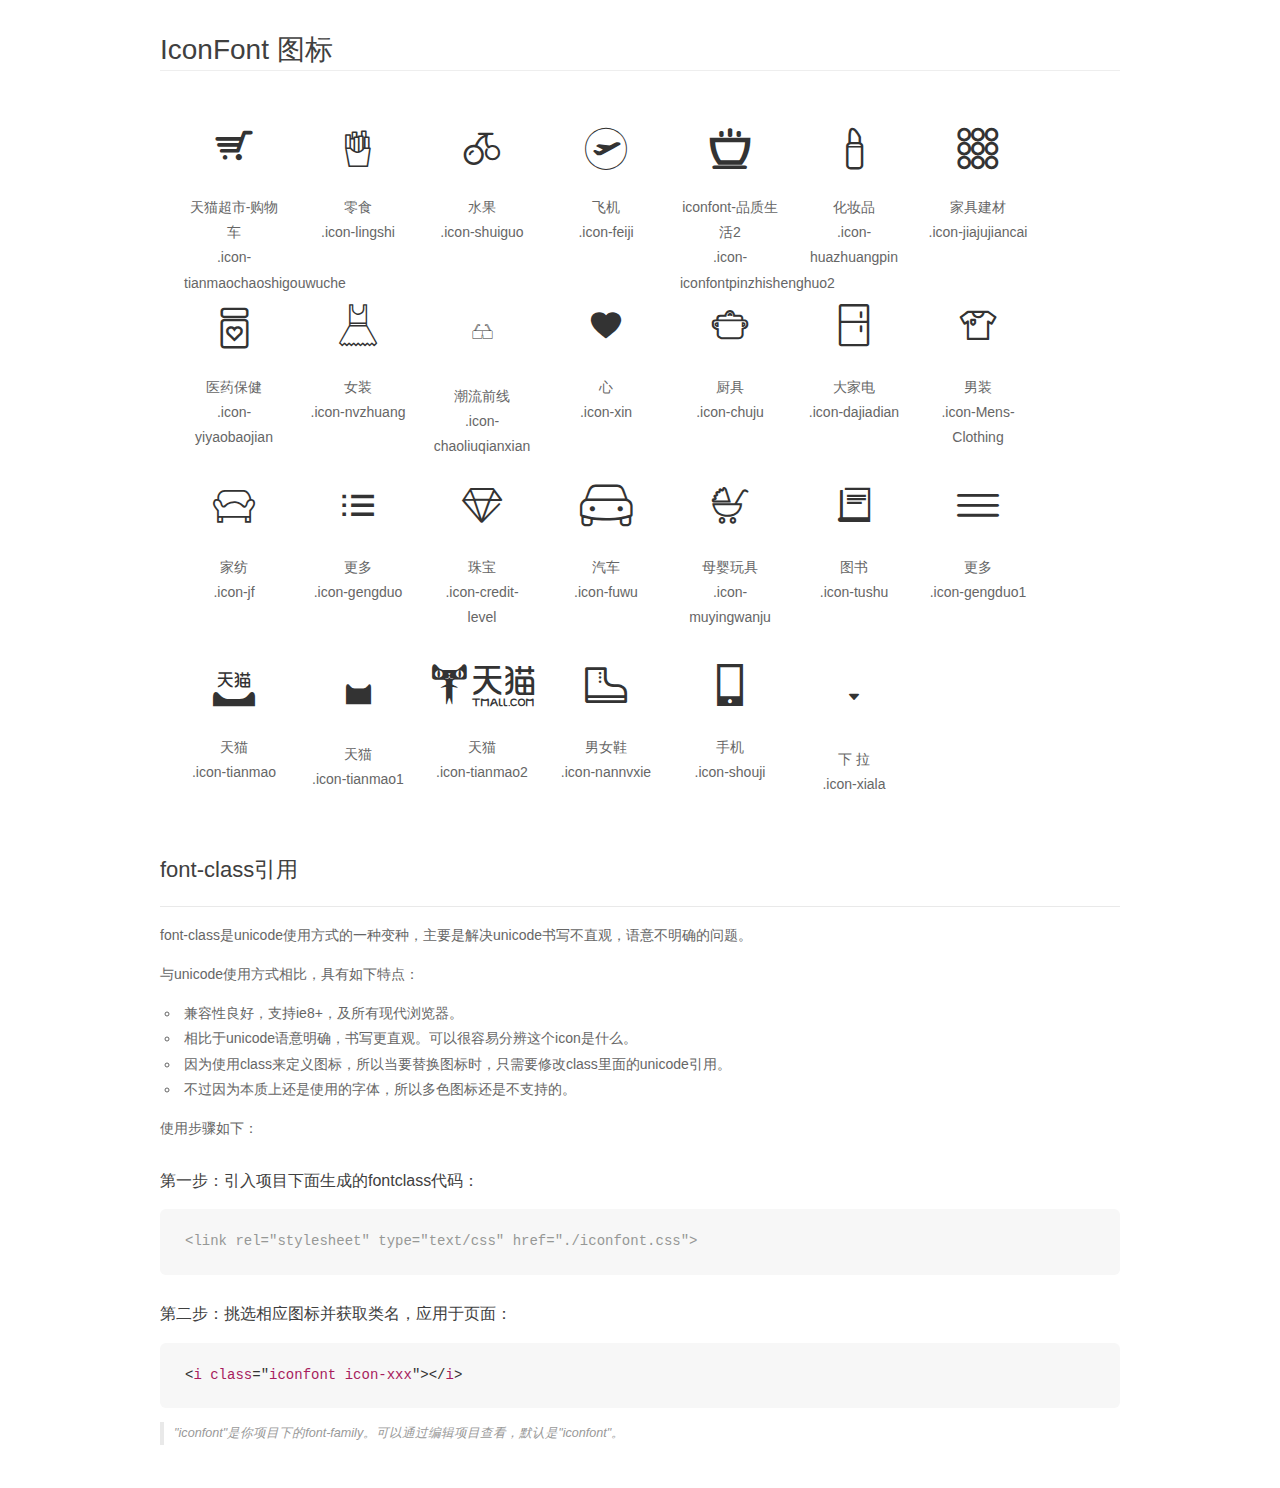
<file: iconfont/demo_fontclass.html>
<!DOCTYPE html>
<html>
<head>
    <meta charset="utf-8"/>
    <title>IconFont</title>
    <link rel="stylesheet" href="demo.css">
    <link rel="stylesheet" href="iconfont.css">
</head>
<body>
    <div class="main markdown">
        <h1>IconFont 图标</h1>
        <ul class="icon_lists clear">
            
                <li>
                <i class="icon iconfont icon-tianmaochaoshigouwuche"></i>
                    <div class="name">天猫超市-购物车</div>
                    <div class="fontclass">.icon-tianmaochaoshigouwuche</div>
                </li>
            
                <li>
                <i class="icon iconfont icon-lingshi"></i>
                    <div class="name">零食</div>
                    <div class="fontclass">.icon-lingshi</div>
                </li>
            
                <li>
                <i class="icon iconfont icon-shuiguo"></i>
                    <div class="name">水果</div>
                    <div class="fontclass">.icon-shuiguo</div>
                </li>
            
                <li>
                <i class="icon iconfont icon-feiji"></i>
                    <div class="name">飞机</div>
                    <div class="fontclass">.icon-feiji</div>
                </li>
            
                <li>
                <i class="icon iconfont icon-iconfontpinzhishenghuo2"></i>
                    <div class="name">iconfont-品质生活2</div>
                    <div class="fontclass">.icon-iconfontpinzhishenghuo2</div>
                </li>
            
                <li>
                <i class="icon iconfont icon-huazhuangpin"></i>
                    <div class="name">化妆品</div>
                    <div class="fontclass">.icon-huazhuangpin</div>
                </li>
            
                <li>
                <i class="icon iconfont icon-jiajujiancai"></i>
                    <div class="name">家具建材</div>
                    <div class="fontclass">.icon-jiajujiancai</div>
                </li>
            
                <li>
                <i class="icon iconfont icon-yiyaobaojian"></i>
                    <div class="name">医药保健</div>
                    <div class="fontclass">.icon-yiyaobaojian</div>
                </li>
            
                <li>
                <i class="icon iconfont icon-nvzhuang"></i>
                    <div class="name">女装</div>
                    <div class="fontclass">.icon-nvzhuang</div>
                </li>
            
                <li>
                <i class="icon iconfont icon-chaoliuqianxian"></i>
                    <div class="name">潮流前线</div>
                    <div class="fontclass">.icon-chaoliuqianxian</div>
                </li>
            
                <li>
                <i class="icon iconfont icon-xin"></i>
                    <div class="name">心</div>
                    <div class="fontclass">.icon-xin</div>
                </li>
            
                <li>
                <i class="icon iconfont icon-chuju"></i>
                    <div class="name">厨具</div>
                    <div class="fontclass">.icon-chuju</div>
                </li>
            
                <li>
                <i class="icon iconfont icon-dajiadian"></i>
                    <div class="name">大家电</div>
                    <div class="fontclass">.icon-dajiadian</div>
                </li>
            
                <li>
                <i class="icon iconfont icon-Mens-Clothing"></i>
                    <div class="name">男装</div>
                    <div class="fontclass">.icon-Mens-Clothing</div>
                </li>
            
                <li>
                <i class="icon iconfont icon-jf"></i>
                    <div class="name">家纺</div>
                    <div class="fontclass">.icon-jf</div>
                </li>
            
                <li>
                <i class="icon iconfont icon-gengduo"></i>
                    <div class="name">更多</div>
                    <div class="fontclass">.icon-gengduo</div>
                </li>
            
                <li>
                <i class="icon iconfont icon-credit-level"></i>
                    <div class="name">珠宝</div>
                    <div class="fontclass">.icon-credit-level</div>
                </li>
            
                <li>
                <i class="icon iconfont icon-fuwu"></i>
                    <div class="name">汽车</div>
                    <div class="fontclass">.icon-fuwu</div>
                </li>
            
                <li>
                <i class="icon iconfont icon-muyingwanju"></i>
                    <div class="name">母婴玩具</div>
                    <div class="fontclass">.icon-muyingwanju</div>
                </li>
            
                <li>
                <i class="icon iconfont icon-tushu"></i>
                    <div class="name">图书</div>
                    <div class="fontclass">.icon-tushu</div>
                </li>
            
                <li>
                <i class="icon iconfont icon-gengduo1"></i>
                    <div class="name">更多</div>
                    <div class="fontclass">.icon-gengduo1</div>
                </li>
            
                <li>
                <i class="icon iconfont icon-tianmao"></i>
                    <div class="name">天猫</div>
                    <div class="fontclass">.icon-tianmao</div>
                </li>
            
                <li>
                <i class="icon iconfont icon-tianmao1"></i>
                    <div class="name">天猫</div>
                    <div class="fontclass">.icon-tianmao1</div>
                </li>
            
                <li>
                <i class="icon iconfont icon-tianmao2"></i>
                    <div class="name">天猫</div>
                    <div class="fontclass">.icon-tianmao2</div>
                </li>
            
                <li>
                <i class="icon iconfont icon-nannvxie"></i>
                    <div class="name">男女鞋</div>
                    <div class="fontclass">.icon-nannvxie</div>
                </li>
            
                <li>
                <i class="icon iconfont icon-shouji"></i>
                    <div class="name">手机</div>
                    <div class="fontclass">.icon-shouji</div>
                </li>
            
                <li>
                <i class="icon iconfont icon-xiala"></i>
                    <div class="name">下 拉</div>
                    <div class="fontclass">.icon-xiala</div>
                </li>
            
        </ul>

        <h2 id="font-class-">font-class引用</h2>
        <hr>

        <p>font-class是unicode使用方式的一种变种，主要是解决unicode书写不直观，语意不明确的问题。</p>
        <p>与unicode使用方式相比，具有如下特点：</p>
        <ul>
        <li>兼容性良好，支持ie8+，及所有现代浏览器。</li>
        <li>相比于unicode语意明确，书写更直观。可以很容易分辨这个icon是什么。</li>
        <li>因为使用class来定义图标，所以当要替换图标时，只需要修改class里面的unicode引用。</li>
        <li>不过因为本质上还是使用的字体，所以多色图标还是不支持的。</li>
        </ul>
        <p>使用步骤如下：</p>
        <h3 id="-fontclass-">第一步：引入项目下面生成的fontclass代码：</h3>


        <pre><code class="lang-js hljs javascript"><span class="hljs-comment">&lt;link rel="stylesheet" type="text/css" href="./iconfont.css"&gt;</span></code></pre>
        <h3 id="-">第二步：挑选相应图标并获取类名，应用于页面：</h3>
        <pre><code class="lang-css hljs">&lt;<span class="hljs-selector-tag">i</span> <span class="hljs-selector-tag">class</span>="<span class="hljs-selector-tag">iconfont</span> <span class="hljs-selector-tag">icon-xxx</span>"&gt;&lt;/<span class="hljs-selector-tag">i</span>&gt;</code></pre>
        <blockquote>
        <p>"iconfont"是你项目下的font-family。可以通过编辑项目查看，默认是"iconfont"。</p>
        </blockquote>
    </div>
</body>
</html>
</file>
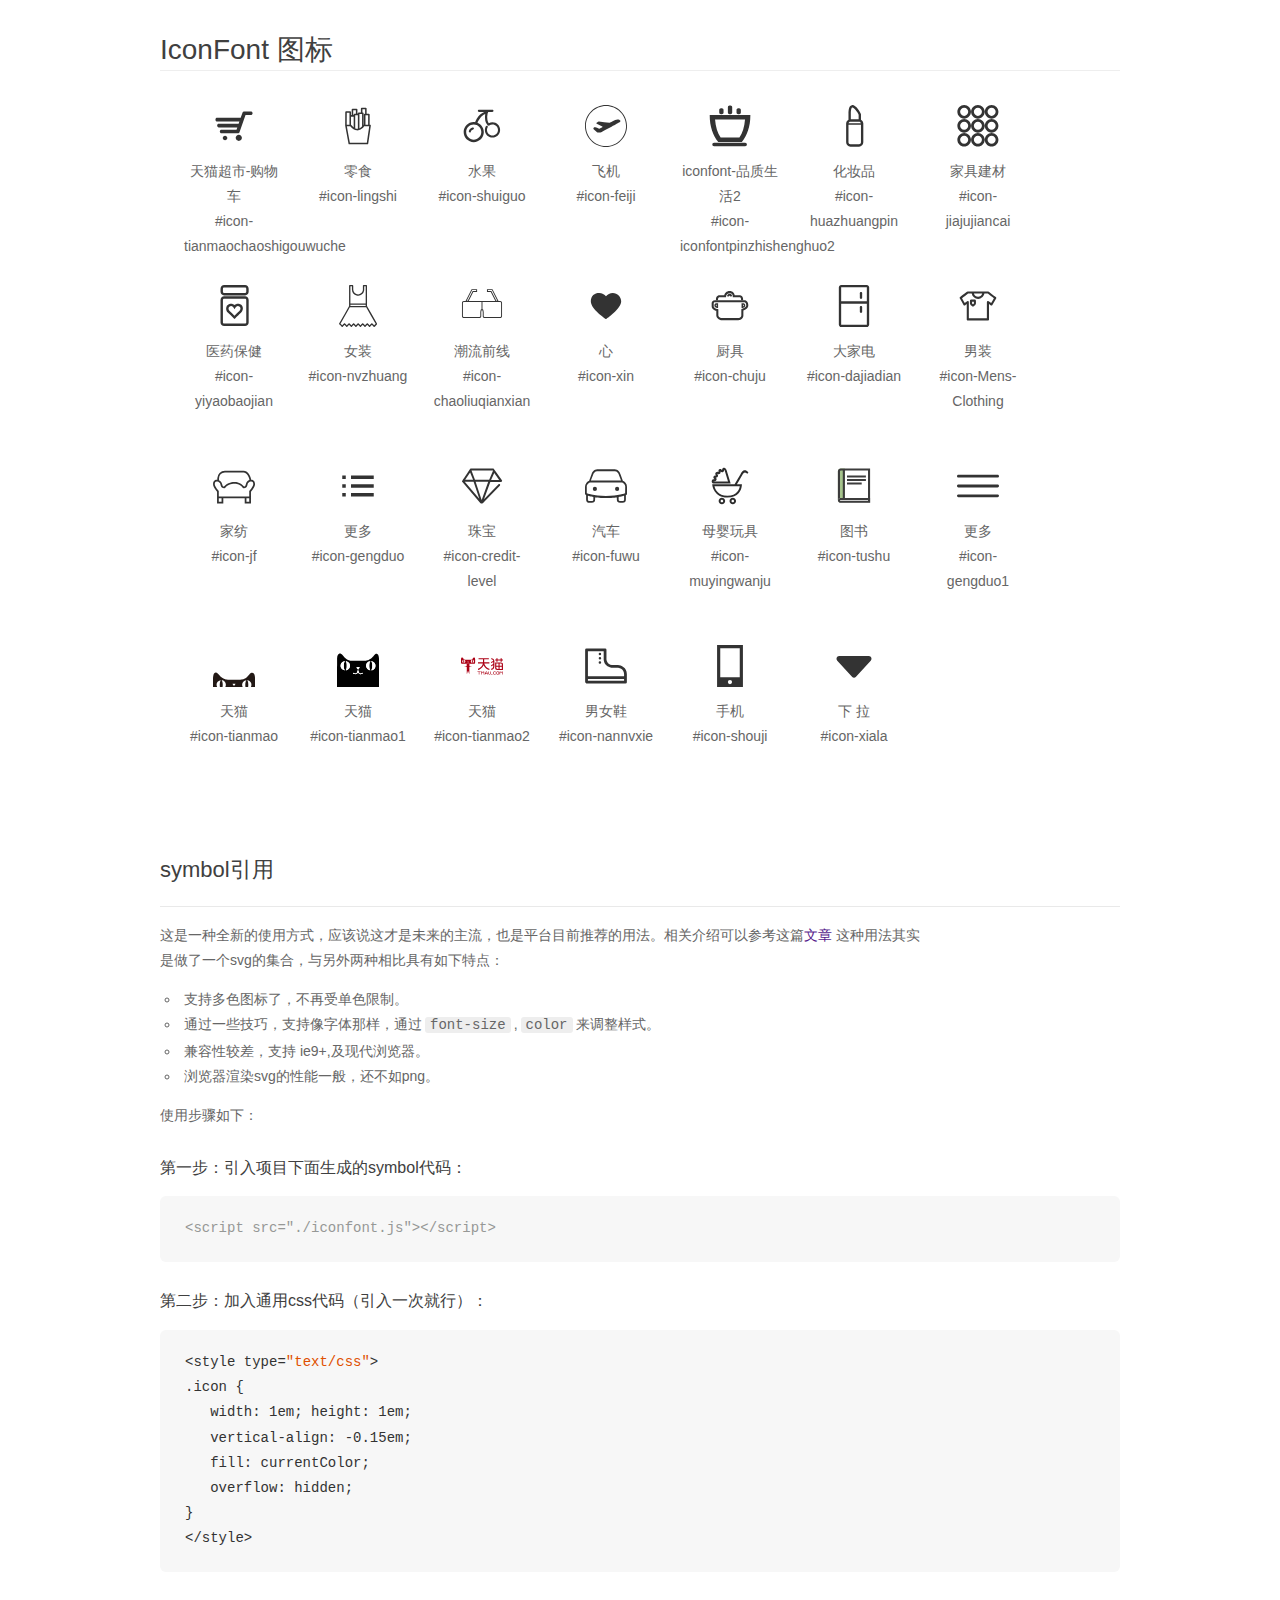
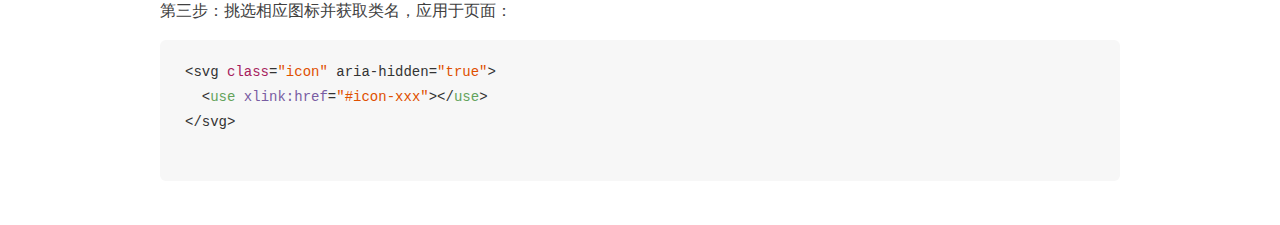
<file: iconfont/demo_symbol.html>
<!DOCTYPE html>
<html>
<head>
    <meta charset="utf-8"/>
    <title>IconFont</title>
    <link rel="stylesheet" href="demo.css">
    <script src="iconfont.js"></script>

    <style type="text/css">
        .icon {
          /* 通过设置 font-size 来改变图标大小 */
          width: 1em; height: 1em;
          /* 图标和文字相邻时，垂直对齐 */
          vertical-align: -0.15em;
          /* 通过设置 color 来改变 SVG 的颜色/fill */
          fill: currentColor;
          /* path 和 stroke 溢出 viewBox 部分在 IE 下会显示
             normalize.css 中也包含这行 */
          overflow: hidden;
        }

    </style>
</head>
<body>
    <div class="main markdown">
        <h1>IconFont 图标</h1>
        <ul class="icon_lists clear">
            
                <li>
                    <svg class="icon" aria-hidden="true">
                        <use xlink:href="#icon-tianmaochaoshigouwuche"></use>
                    </svg>
                    <div class="name">天猫超市-购物车</div>
                    <div class="fontclass">#icon-tianmaochaoshigouwuche</div>
                </li>
            
                <li>
                    <svg class="icon" aria-hidden="true">
                        <use xlink:href="#icon-lingshi"></use>
                    </svg>
                    <div class="name">零食</div>
                    <div class="fontclass">#icon-lingshi</div>
                </li>
            
                <li>
                    <svg class="icon" aria-hidden="true">
                        <use xlink:href="#icon-shuiguo"></use>
                    </svg>
                    <div class="name">水果</div>
                    <div class="fontclass">#icon-shuiguo</div>
                </li>
            
                <li>
                    <svg class="icon" aria-hidden="true">
                        <use xlink:href="#icon-feiji"></use>
                    </svg>
                    <div class="name">飞机</div>
                    <div class="fontclass">#icon-feiji</div>
                </li>
            
                <li>
                    <svg class="icon" aria-hidden="true">
                        <use xlink:href="#icon-iconfontpinzhishenghuo2"></use>
                    </svg>
                    <div class="name">iconfont-品质生活2</div>
                    <div class="fontclass">#icon-iconfontpinzhishenghuo2</div>
                </li>
            
                <li>
                    <svg class="icon" aria-hidden="true">
                        <use xlink:href="#icon-huazhuangpin"></use>
                    </svg>
                    <div class="name">化妆品</div>
                    <div class="fontclass">#icon-huazhuangpin</div>
                </li>
            
                <li>
                    <svg class="icon" aria-hidden="true">
                        <use xlink:href="#icon-jiajujiancai"></use>
                    </svg>
                    <div class="name">家具建材</div>
                    <div class="fontclass">#icon-jiajujiancai</div>
                </li>
            
                <li>
                    <svg class="icon" aria-hidden="true">
                        <use xlink:href="#icon-yiyaobaojian"></use>
                    </svg>
                    <div class="name">医药保健</div>
                    <div class="fontclass">#icon-yiyaobaojian</div>
                </li>
            
                <li>
                    <svg class="icon" aria-hidden="true">
                        <use xlink:href="#icon-nvzhuang"></use>
                    </svg>
                    <div class="name">女装</div>
                    <div class="fontclass">#icon-nvzhuang</div>
                </li>
            
                <li>
                    <svg class="icon" aria-hidden="true">
                        <use xlink:href="#icon-chaoliuqianxian"></use>
                    </svg>
                    <div class="name">潮流前线</div>
                    <div class="fontclass">#icon-chaoliuqianxian</div>
                </li>
            
                <li>
                    <svg class="icon" aria-hidden="true">
                        <use xlink:href="#icon-xin"></use>
                    </svg>
                    <div class="name">心</div>
                    <div class="fontclass">#icon-xin</div>
                </li>
            
                <li>
                    <svg class="icon" aria-hidden="true">
                        <use xlink:href="#icon-chuju"></use>
                    </svg>
                    <div class="name">厨具</div>
                    <div class="fontclass">#icon-chuju</div>
                </li>
            
                <li>
                    <svg class="icon" aria-hidden="true">
                        <use xlink:href="#icon-dajiadian"></use>
                    </svg>
                    <div class="name">大家电</div>
                    <div class="fontclass">#icon-dajiadian</div>
                </li>
            
                <li>
                    <svg class="icon" aria-hidden="true">
                        <use xlink:href="#icon-Mens-Clothing"></use>
                    </svg>
                    <div class="name">男装</div>
                    <div class="fontclass">#icon-Mens-Clothing</div>
                </li>
            
                <li>
                    <svg class="icon" aria-hidden="true">
                        <use xlink:href="#icon-jf"></use>
                    </svg>
                    <div class="name">家纺</div>
                    <div class="fontclass">#icon-jf</div>
                </li>
            
                <li>
                    <svg class="icon" aria-hidden="true">
                        <use xlink:href="#icon-gengduo"></use>
                    </svg>
                    <div class="name">更多</div>
                    <div class="fontclass">#icon-gengduo</div>
                </li>
            
                <li>
                    <svg class="icon" aria-hidden="true">
                        <use xlink:href="#icon-credit-level"></use>
                    </svg>
                    <div class="name">珠宝</div>
                    <div class="fontclass">#icon-credit-level</div>
                </li>
            
                <li>
                    <svg class="icon" aria-hidden="true">
                        <use xlink:href="#icon-fuwu"></use>
                    </svg>
                    <div class="name">汽车</div>
                    <div class="fontclass">#icon-fuwu</div>
                </li>
            
                <li>
                    <svg class="icon" aria-hidden="true">
                        <use xlink:href="#icon-muyingwanju"></use>
                    </svg>
                    <div class="name">母婴玩具</div>
                    <div class="fontclass">#icon-muyingwanju</div>
                </li>
            
                <li>
                    <svg class="icon" aria-hidden="true">
                        <use xlink:href="#icon-tushu"></use>
                    </svg>
                    <div class="name">图书</div>
                    <div class="fontclass">#icon-tushu</div>
                </li>
            
                <li>
                    <svg class="icon" aria-hidden="true">
                        <use xlink:href="#icon-gengduo1"></use>
                    </svg>
                    <div class="name">更多</div>
                    <div class="fontclass">#icon-gengduo1</div>
                </li>
            
                <li>
                    <svg class="icon" aria-hidden="true">
                        <use xlink:href="#icon-tianmao"></use>
                    </svg>
                    <div class="name">天猫</div>
                    <div class="fontclass">#icon-tianmao</div>
                </li>
            
                <li>
                    <svg class="icon" aria-hidden="true">
                        <use xlink:href="#icon-tianmao1"></use>
                    </svg>
                    <div class="name">天猫</div>
                    <div class="fontclass">#icon-tianmao1</div>
                </li>
            
                <li>
                    <svg class="icon" aria-hidden="true">
                        <use xlink:href="#icon-tianmao2"></use>
                    </svg>
                    <div class="name">天猫</div>
                    <div class="fontclass">#icon-tianmao2</div>
                </li>
            
                <li>
                    <svg class="icon" aria-hidden="true">
                        <use xlink:href="#icon-nannvxie"></use>
                    </svg>
                    <div class="name">男女鞋</div>
                    <div class="fontclass">#icon-nannvxie</div>
                </li>
            
                <li>
                    <svg class="icon" aria-hidden="true">
                        <use xlink:href="#icon-shouji"></use>
                    </svg>
                    <div class="name">手机</div>
                    <div class="fontclass">#icon-shouji</div>
                </li>
            
                <li>
                    <svg class="icon" aria-hidden="true">
                        <use xlink:href="#icon-xiala"></use>
                    </svg>
                    <div class="name">下 拉</div>
                    <div class="fontclass">#icon-xiala</div>
                </li>
            
        </ul>


        <h2 id="symbol-">symbol引用</h2>
        <hr>

        <p>这是一种全新的使用方式，应该说这才是未来的主流，也是平台目前推荐的用法。相关介绍可以参考这篇<a href="">文章</a>
        这种用法其实是做了一个svg的集合，与另外两种相比具有如下特点：</p>
        <ul>
          <li>支持多色图标了，不再受单色限制。</li>
          <li>通过一些技巧，支持像字体那样，通过<code>font-size</code>,<code>color</code>来调整样式。</li>
          <li>兼容性较差，支持 ie9+,及现代浏览器。</li>
          <li>浏览器渲染svg的性能一般，还不如png。</li>
        </ul>
        <p>使用步骤如下：</p>
        <h3 id="-symbol-">第一步：引入项目下面生成的symbol代码：</h3>
        <pre><code class="lang-js hljs javascript"><span class="hljs-comment">&lt;script src="./iconfont.js"&gt;&lt;/script&gt;</span></code></pre>
        <h3 id="-css-">第二步：加入通用css代码（引入一次就行）：</h3>
        <pre><code class="lang-js hljs javascript">&lt;style type=<span class="hljs-string">"text/css"</span>&gt;
.icon {
   width: <span class="hljs-number">1</span>em; height: <span class="hljs-number">1</span>em;
   vertical-align: <span class="hljs-number">-0.15</span>em;
   fill: currentColor;
   overflow: hidden;
}
&lt;<span class="hljs-regexp">/style&gt;</span></code></pre>
        <h3 id="-">第三步：挑选相应图标并获取类名，应用于页面：</h3>
        <pre><code class="lang-js hljs javascript">&lt;svg <span class="hljs-class"><span class="hljs-keyword">class</span></span>=<span class="hljs-string">"icon"</span> aria-hidden=<span class="hljs-string">"true"</span>&gt;<span class="xml"><span class="hljs-tag">
  &lt;<span class="hljs-name">use</span> <span class="hljs-attr">xlink:href</span>=<span class="hljs-string">"#icon-xxx"</span>&gt;</span><span class="hljs-tag">&lt;/<span class="hljs-name">use</span>&gt;</span>
</span>&lt;<span class="hljs-regexp">/svg&gt;
        </span></code></pre>
    </div>
</body>
</html>
</file>
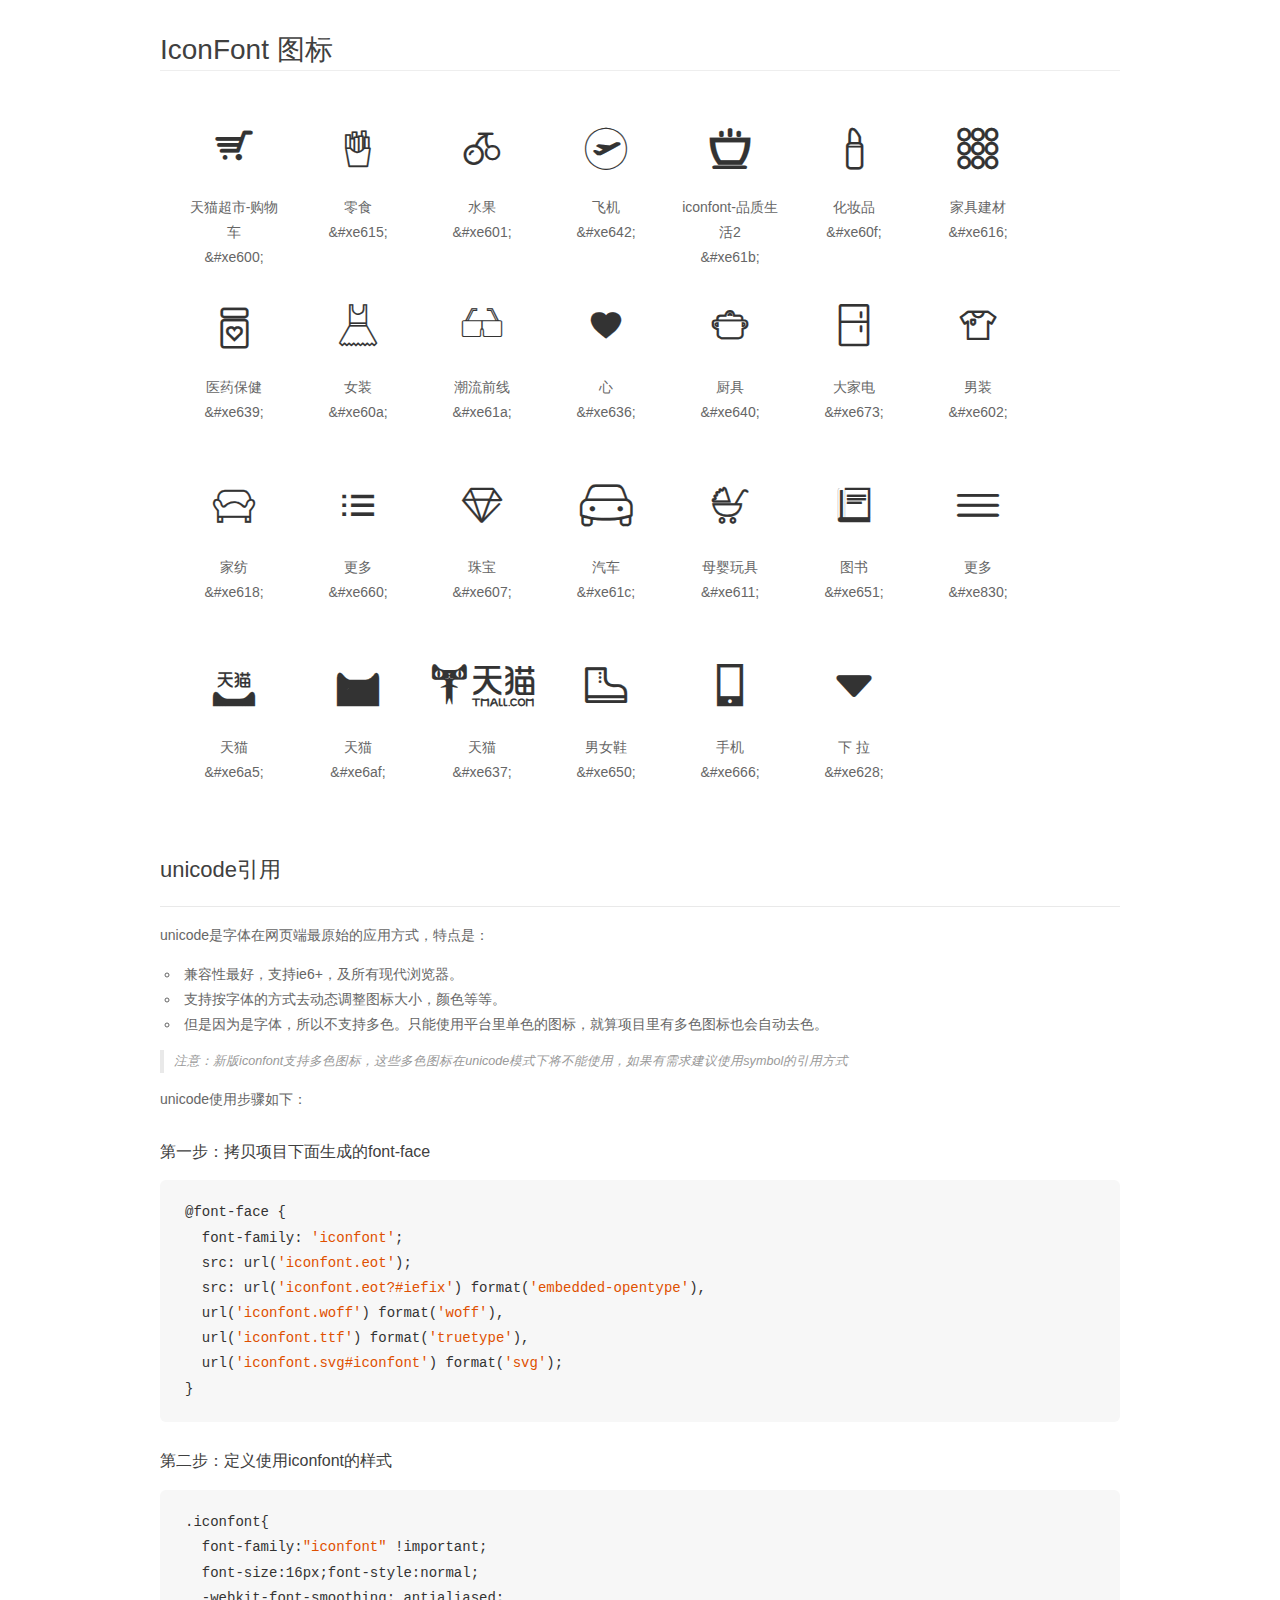
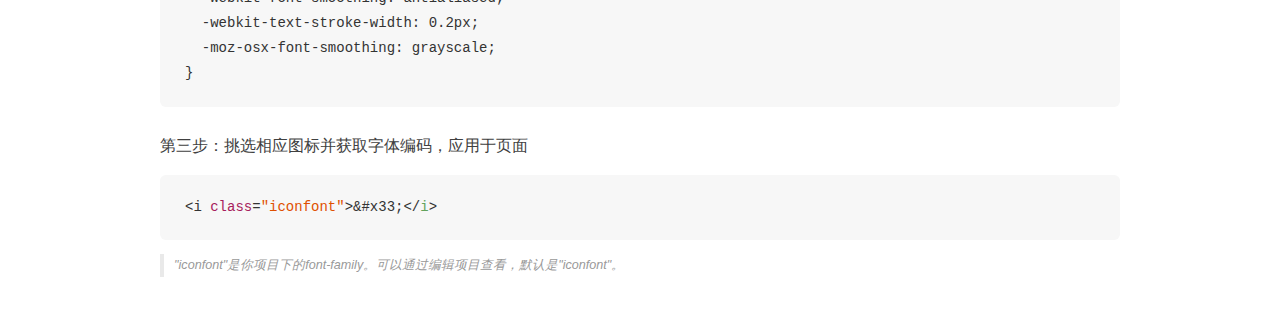
<file: iconfont/demo_unicode.html>
<!DOCTYPE html>
<html>
<head>
    <meta charset="utf-8"/>
    <title>IconFont</title>
    <link rel="stylesheet" href="demo.css">

    <style type="text/css">

        @font-face {font-family: "iconfont";
          src: url('iconfont.eot'); /* IE9*/
          src: url('iconfont.eot#iefix') format('embedded-opentype'), /* IE6-IE8 */
          url('iconfont.woff') format('woff'), /* chrome, firefox */
          url('iconfont.ttf') format('truetype'), /* chrome, firefox, opera, Safari, Android, iOS 4.2+*/
          url('iconfont.svg#iconfont') format('svg'); /* iOS 4.1- */
        }

        .iconfont {
          font-family:"iconfont" !important;
          font-size:16px;
          font-style:normal;
          -webkit-font-smoothing: antialiased;
          -webkit-text-stroke-width: 0.2px;
          -moz-osx-font-smoothing: grayscale;
        }

    </style>
</head>
<body>
    <div class="main markdown">
        <h1>IconFont 图标</h1>
        <ul class="icon_lists clear">
            
                <li>
                <i class="icon iconfont">&#xe600;</i>
                    <div class="name">天猫超市-购物车</div>
                    <div class="code">&amp;#xe600;</div>
                </li>
            
                <li>
                <i class="icon iconfont">&#xe615;</i>
                    <div class="name">零食</div>
                    <div class="code">&amp;#xe615;</div>
                </li>
            
                <li>
                <i class="icon iconfont">&#xe601;</i>
                    <div class="name">水果</div>
                    <div class="code">&amp;#xe601;</div>
                </li>
            
                <li>
                <i class="icon iconfont">&#xe642;</i>
                    <div class="name">飞机</div>
                    <div class="code">&amp;#xe642;</div>
                </li>
            
                <li>
                <i class="icon iconfont">&#xe61b;</i>
                    <div class="name">iconfont-品质生活2</div>
                    <div class="code">&amp;#xe61b;</div>
                </li>
            
                <li>
                <i class="icon iconfont">&#xe60f;</i>
                    <div class="name">化妆品</div>
                    <div class="code">&amp;#xe60f;</div>
                </li>
            
                <li>
                <i class="icon iconfont">&#xe616;</i>
                    <div class="name">家具建材</div>
                    <div class="code">&amp;#xe616;</div>
                </li>
            
                <li>
                <i class="icon iconfont">&#xe639;</i>
                    <div class="name">医药保健</div>
                    <div class="code">&amp;#xe639;</div>
                </li>
            
                <li>
                <i class="icon iconfont">&#xe60a;</i>
                    <div class="name">女装</div>
                    <div class="code">&amp;#xe60a;</div>
                </li>
            
                <li>
                <i class="icon iconfont">&#xe61a;</i>
                    <div class="name">潮流前线</div>
                    <div class="code">&amp;#xe61a;</div>
                </li>
            
                <li>
                <i class="icon iconfont">&#xe636;</i>
                    <div class="name">心</div>
                    <div class="code">&amp;#xe636;</div>
                </li>
            
                <li>
                <i class="icon iconfont">&#xe640;</i>
                    <div class="name">厨具</div>
                    <div class="code">&amp;#xe640;</div>
                </li>
            
                <li>
                <i class="icon iconfont">&#xe673;</i>
                    <div class="name">大家电</div>
                    <div class="code">&amp;#xe673;</div>
                </li>
            
                <li>
                <i class="icon iconfont">&#xe602;</i>
                    <div class="name">男装</div>
                    <div class="code">&amp;#xe602;</div>
                </li>
            
                <li>
                <i class="icon iconfont">&#xe618;</i>
                    <div class="name">家纺</div>
                    <div class="code">&amp;#xe618;</div>
                </li>
            
                <li>
                <i class="icon iconfont">&#xe660;</i>
                    <div class="name">更多</div>
                    <div class="code">&amp;#xe660;</div>
                </li>
            
                <li>
                <i class="icon iconfont">&#xe607;</i>
                    <div class="name">珠宝</div>
                    <div class="code">&amp;#xe607;</div>
                </li>
            
                <li>
                <i class="icon iconfont">&#xe61c;</i>
                    <div class="name">汽车</div>
                    <div class="code">&amp;#xe61c;</div>
                </li>
            
                <li>
                <i class="icon iconfont">&#xe611;</i>
                    <div class="name">母婴玩具</div>
                    <div class="code">&amp;#xe611;</div>
                </li>
            
                <li>
                <i class="icon iconfont">&#xe651;</i>
                    <div class="name">图书</div>
                    <div class="code">&amp;#xe651;</div>
                </li>
            
                <li>
                <i class="icon iconfont">&#xe830;</i>
                    <div class="name">更多</div>
                    <div class="code">&amp;#xe830;</div>
                </li>
            
                <li>
                <i class="icon iconfont">&#xe6a5;</i>
                    <div class="name">天猫</div>
                    <div class="code">&amp;#xe6a5;</div>
                </li>
            
                <li>
                <i class="icon iconfont">&#xe6af;</i>
                    <div class="name">天猫</div>
                    <div class="code">&amp;#xe6af;</div>
                </li>
            
                <li>
                <i class="icon iconfont">&#xe637;</i>
                    <div class="name">天猫</div>
                    <div class="code">&amp;#xe637;</div>
                </li>
            
                <li>
                <i class="icon iconfont">&#xe650;</i>
                    <div class="name">男女鞋</div>
                    <div class="code">&amp;#xe650;</div>
                </li>
            
                <li>
                <i class="icon iconfont">&#xe666;</i>
                    <div class="name">手机</div>
                    <div class="code">&amp;#xe666;</div>
                </li>
            
                <li>
                <i class="icon iconfont">&#xe628;</i>
                    <div class="name">下 拉</div>
                    <div class="code">&amp;#xe628;</div>
                </li>
            
        </ul>
        <h2 id="unicode-">unicode引用</h2>
        <hr>

        <p>unicode是字体在网页端最原始的应用方式，特点是：</p>
        <ul>
        <li>兼容性最好，支持ie6+，及所有现代浏览器。</li>
        <li>支持按字体的方式去动态调整图标大小，颜色等等。</li>
        <li>但是因为是字体，所以不支持多色。只能使用平台里单色的图标，就算项目里有多色图标也会自动去色。</li>
        </ul>
        <blockquote>
        <p>注意：新版iconfont支持多色图标，这些多色图标在unicode模式下将不能使用，如果有需求建议使用symbol的引用方式</p>
        </blockquote>
        <p>unicode使用步骤如下：</p>
        <h3 id="-font-face">第一步：拷贝项目下面生成的font-face</h3>
        <pre><code class="lang-js hljs javascript">@font-face {
  font-family: <span class="hljs-string">'iconfont'</span>;
  src: url(<span class="hljs-string">'iconfont.eot'</span>);
  src: url(<span class="hljs-string">'iconfont.eot?#iefix'</span>) format(<span class="hljs-string">'embedded-opentype'</span>),
  url(<span class="hljs-string">'iconfont.woff'</span>) format(<span class="hljs-string">'woff'</span>),
  url(<span class="hljs-string">'iconfont.ttf'</span>) format(<span class="hljs-string">'truetype'</span>),
  url(<span class="hljs-string">'iconfont.svg#iconfont'</span>) format(<span class="hljs-string">'svg'</span>);
}
</code></pre>
        <h3 id="-iconfont-">第二步：定义使用iconfont的样式</h3>
        <pre><code class="lang-js hljs javascript">.iconfont{
  font-family:<span class="hljs-string">"iconfont"</span> !important;
  font-size:<span class="hljs-number">16</span>px;font-style:normal;
  -webkit-font-smoothing: antialiased;
  -webkit-text-stroke-width: <span class="hljs-number">0.2</span>px;
  -moz-osx-font-smoothing: grayscale;
}
</code></pre>
        <h3 id="-">第三步：挑选相应图标并获取字体编码，应用于页面</h3>
        <pre><code class="lang-js hljs javascript">&lt;i <span class="hljs-class"><span class="hljs-keyword">class</span></span>=<span class="hljs-string">"iconfont"</span>&gt;&amp;#x33;<span class="xml"><span class="hljs-tag">&lt;/<span class="hljs-name">i</span>&gt;</span></span></code></pre>

        <blockquote>
        <p>"iconfont"是你项目下的font-family。可以通过编辑项目查看，默认是"iconfont"。</p>
        </blockquote>
    </div>


</body>
</html>
</file>
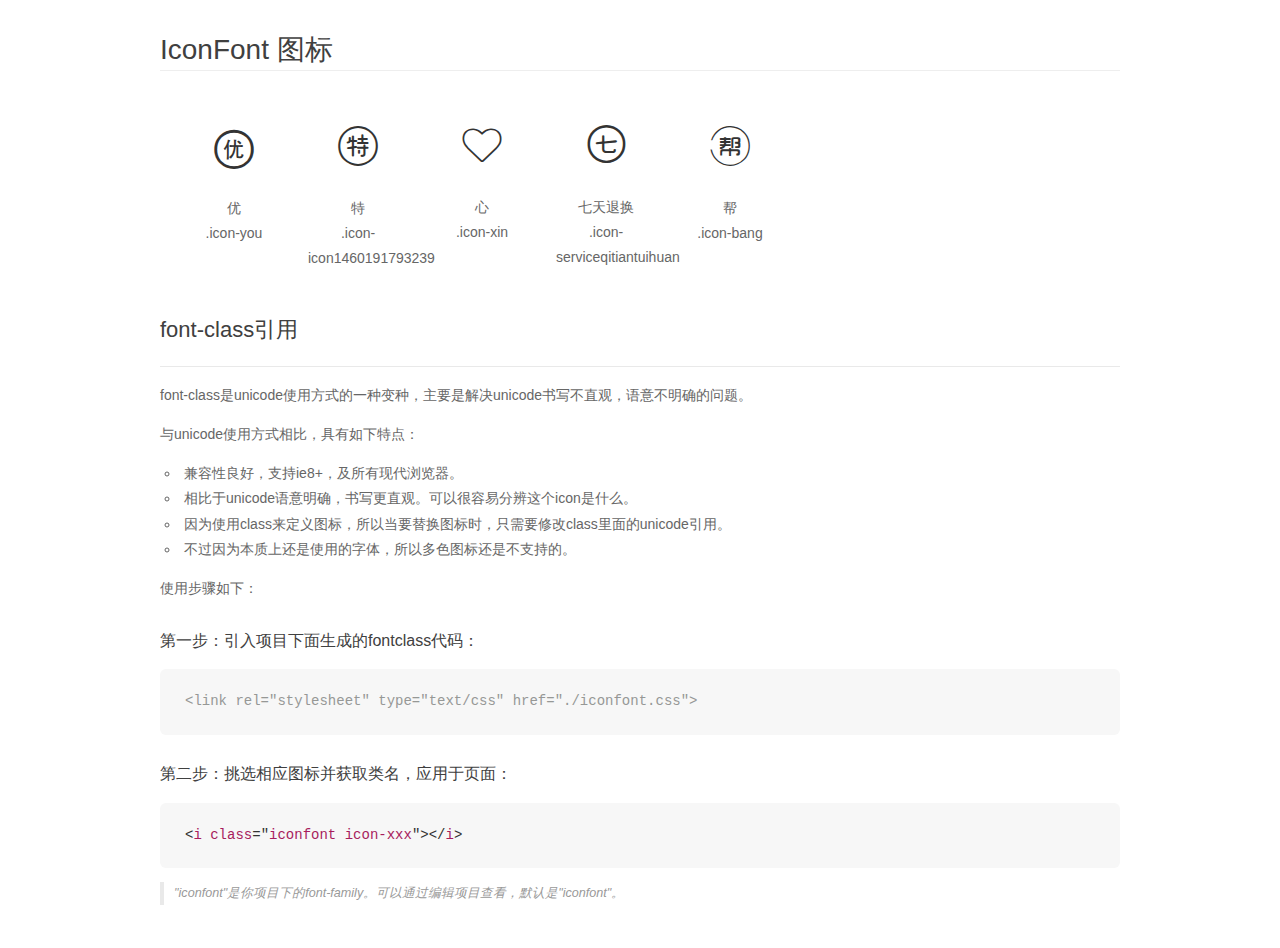
<file: iconfont1/demo_fontclass.html>
<!DOCTYPE html>
<html>
<head>
    <meta charset="utf-8"/>
    <title>IconFont</title>
    <link rel="stylesheet" href="demo.css">
    <link rel="stylesheet" href="iconfont.css">
</head>
<body>
    <div class="main markdown">
        <h1>IconFont 图标</h1>
        <ul class="icon_lists clear">
            
                <li>
                <i class="icon iconfont icon-you"></i>
                    <div class="name">优</div>
                    <div class="fontclass">.icon-you</div>
                </li>
            
                <li>
                <i class="icon iconfont icon-icon1460191793239"></i>
                    <div class="name">特</div>
                    <div class="fontclass">.icon-icon1460191793239</div>
                </li>
            
                <li>
                <i class="icon iconfont icon-xin"></i>
                    <div class="name">心</div>
                    <div class="fontclass">.icon-xin</div>
                </li>
            
                <li>
                <i class="icon iconfont icon-serviceqitiantuihuan"></i>
                    <div class="name">七天退换</div>
                    <div class="fontclass">.icon-serviceqitiantuihuan</div>
                </li>
            
                <li>
                <i class="icon iconfont icon-bang"></i>
                    <div class="name">帮</div>
                    <div class="fontclass">.icon-bang</div>
                </li>
            
        </ul>

        <h2 id="font-class-">font-class引用</h2>
        <hr>

        <p>font-class是unicode使用方式的一种变种，主要是解决unicode书写不直观，语意不明确的问题。</p>
        <p>与unicode使用方式相比，具有如下特点：</p>
        <ul>
        <li>兼容性良好，支持ie8+，及所有现代浏览器。</li>
        <li>相比于unicode语意明确，书写更直观。可以很容易分辨这个icon是什么。</li>
        <li>因为使用class来定义图标，所以当要替换图标时，只需要修改class里面的unicode引用。</li>
        <li>不过因为本质上还是使用的字体，所以多色图标还是不支持的。</li>
        </ul>
        <p>使用步骤如下：</p>
        <h3 id="-fontclass-">第一步：引入项目下面生成的fontclass代码：</h3>


        <pre><code class="lang-js hljs javascript"><span class="hljs-comment">&lt;link rel="stylesheet" type="text/css" href="./iconfont.css"&gt;</span></code></pre>
        <h3 id="-">第二步：挑选相应图标并获取类名，应用于页面：</h3>
        <pre><code class="lang-css hljs">&lt;<span class="hljs-selector-tag">i</span> <span class="hljs-selector-tag">class</span>="<span class="hljs-selector-tag">iconfont</span> <span class="hljs-selector-tag">icon-xxx</span>"&gt;&lt;/<span class="hljs-selector-tag">i</span>&gt;</code></pre>
        <blockquote>
        <p>"iconfont"是你项目下的font-family。可以通过编辑项目查看，默认是"iconfont"。</p>
        </blockquote>
    </div>
</body>
</html>
</file>
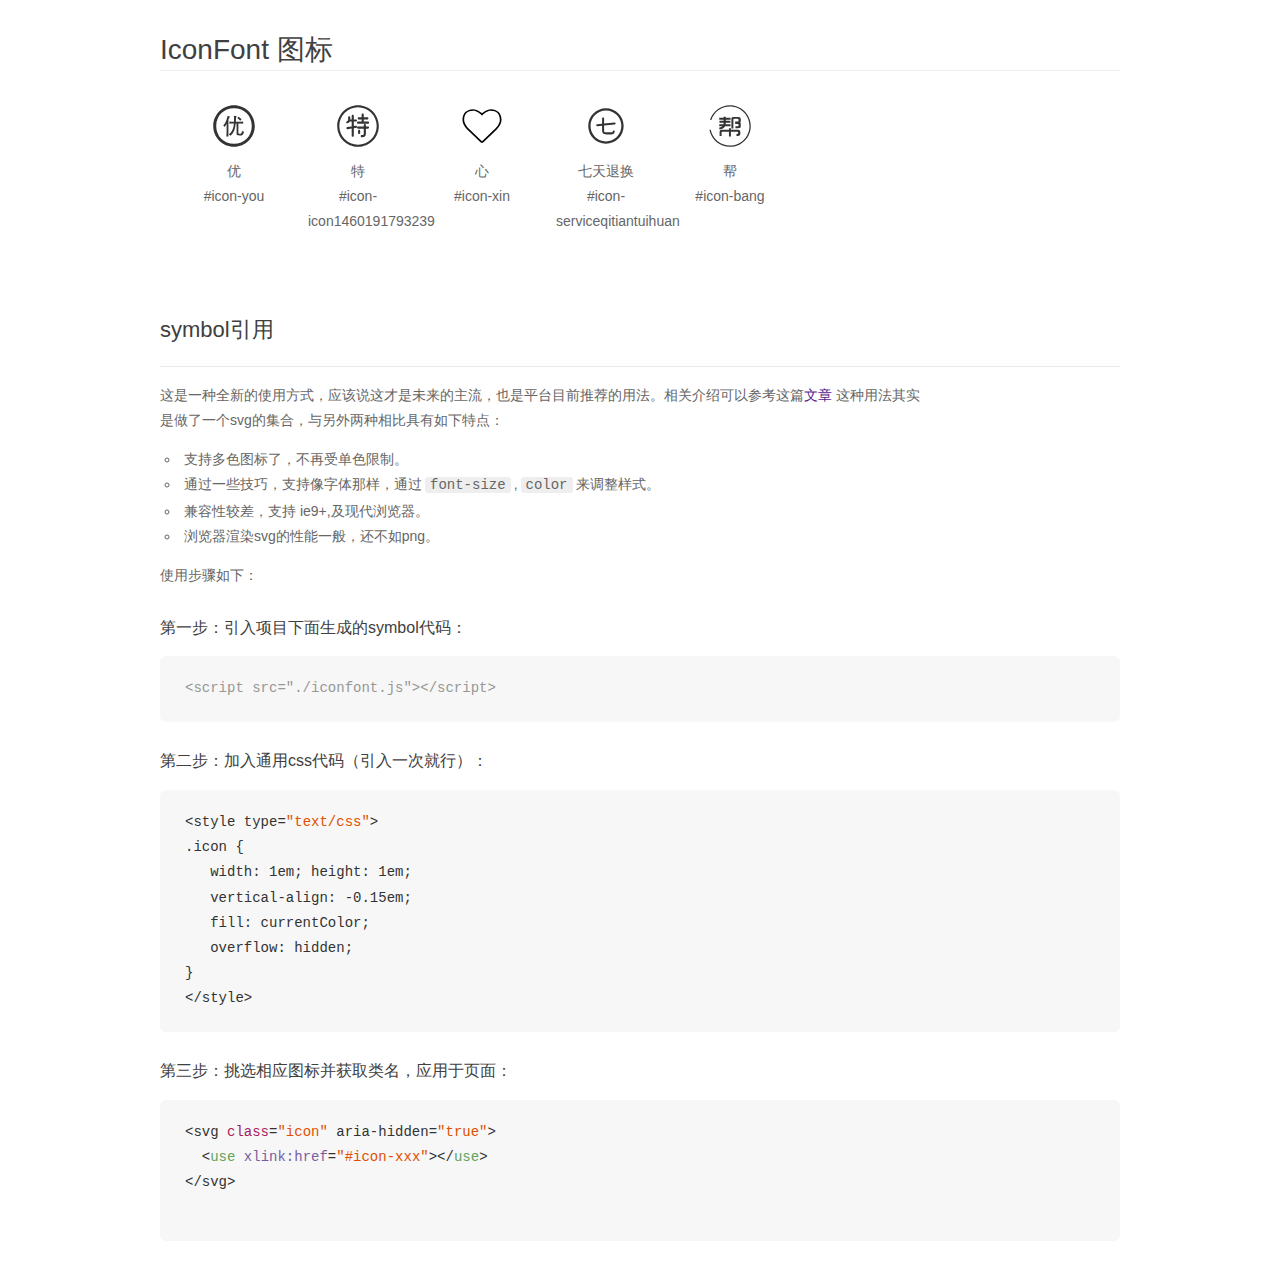
<file: iconfont1/demo_symbol.html>
<!DOCTYPE html>
<html>
<head>
    <meta charset="utf-8"/>
    <title>IconFont</title>
    <link rel="stylesheet" href="demo.css">
    <script src="iconfont.js"></script>

    <style type="text/css">
        .icon {
          /* 通过设置 font-size 来改变图标大小 */
          width: 1em; height: 1em;
          /* 图标和文字相邻时，垂直对齐 */
          vertical-align: -0.15em;
          /* 通过设置 color 来改变 SVG 的颜色/fill */
          fill: currentColor;
          /* path 和 stroke 溢出 viewBox 部分在 IE 下会显示
             normalize.css 中也包含这行 */
          overflow: hidden;
        }

    </style>
</head>
<body>
    <div class="main markdown">
        <h1>IconFont 图标</h1>
        <ul class="icon_lists clear">
            
                <li>
                    <svg class="icon" aria-hidden="true">
                        <use xlink:href="#icon-you"></use>
                    </svg>
                    <div class="name">优</div>
                    <div class="fontclass">#icon-you</div>
                </li>
            
                <li>
                    <svg class="icon" aria-hidden="true">
                        <use xlink:href="#icon-icon1460191793239"></use>
                    </svg>
                    <div class="name">特</div>
                    <div class="fontclass">#icon-icon1460191793239</div>
                </li>
            
                <li>
                    <svg class="icon" aria-hidden="true">
                        <use xlink:href="#icon-xin"></use>
                    </svg>
                    <div class="name">心</div>
                    <div class="fontclass">#icon-xin</div>
                </li>
            
                <li>
                    <svg class="icon" aria-hidden="true">
                        <use xlink:href="#icon-serviceqitiantuihuan"></use>
                    </svg>
                    <div class="name">七天退换</div>
                    <div class="fontclass">#icon-serviceqitiantuihuan</div>
                </li>
            
                <li>
                    <svg class="icon" aria-hidden="true">
                        <use xlink:href="#icon-bang"></use>
                    </svg>
                    <div class="name">帮</div>
                    <div class="fontclass">#icon-bang</div>
                </li>
            
        </ul>


        <h2 id="symbol-">symbol引用</h2>
        <hr>

        <p>这是一种全新的使用方式，应该说这才是未来的主流，也是平台目前推荐的用法。相关介绍可以参考这篇<a href="">文章</a>
        这种用法其实是做了一个svg的集合，与另外两种相比具有如下特点：</p>
        <ul>
          <li>支持多色图标了，不再受单色限制。</li>
          <li>通过一些技巧，支持像字体那样，通过<code>font-size</code>,<code>color</code>来调整样式。</li>
          <li>兼容性较差，支持 ie9+,及现代浏览器。</li>
          <li>浏览器渲染svg的性能一般，还不如png。</li>
        </ul>
        <p>使用步骤如下：</p>
        <h3 id="-symbol-">第一步：引入项目下面生成的symbol代码：</h3>
        <pre><code class="lang-js hljs javascript"><span class="hljs-comment">&lt;script src="./iconfont.js"&gt;&lt;/script&gt;</span></code></pre>
        <h3 id="-css-">第二步：加入通用css代码（引入一次就行）：</h3>
        <pre><code class="lang-js hljs javascript">&lt;style type=<span class="hljs-string">"text/css"</span>&gt;
.icon {
   width: <span class="hljs-number">1</span>em; height: <span class="hljs-number">1</span>em;
   vertical-align: <span class="hljs-number">-0.15</span>em;
   fill: currentColor;
   overflow: hidden;
}
&lt;<span class="hljs-regexp">/style&gt;</span></code></pre>
        <h3 id="-">第三步：挑选相应图标并获取类名，应用于页面：</h3>
        <pre><code class="lang-js hljs javascript">&lt;svg <span class="hljs-class"><span class="hljs-keyword">class</span></span>=<span class="hljs-string">"icon"</span> aria-hidden=<span class="hljs-string">"true"</span>&gt;<span class="xml"><span class="hljs-tag">
  &lt;<span class="hljs-name">use</span> <span class="hljs-attr">xlink:href</span>=<span class="hljs-string">"#icon-xxx"</span>&gt;</span><span class="hljs-tag">&lt;/<span class="hljs-name">use</span>&gt;</span>
</span>&lt;<span class="hljs-regexp">/svg&gt;
        </span></code></pre>
    </div>
</body>
</html>
</file>
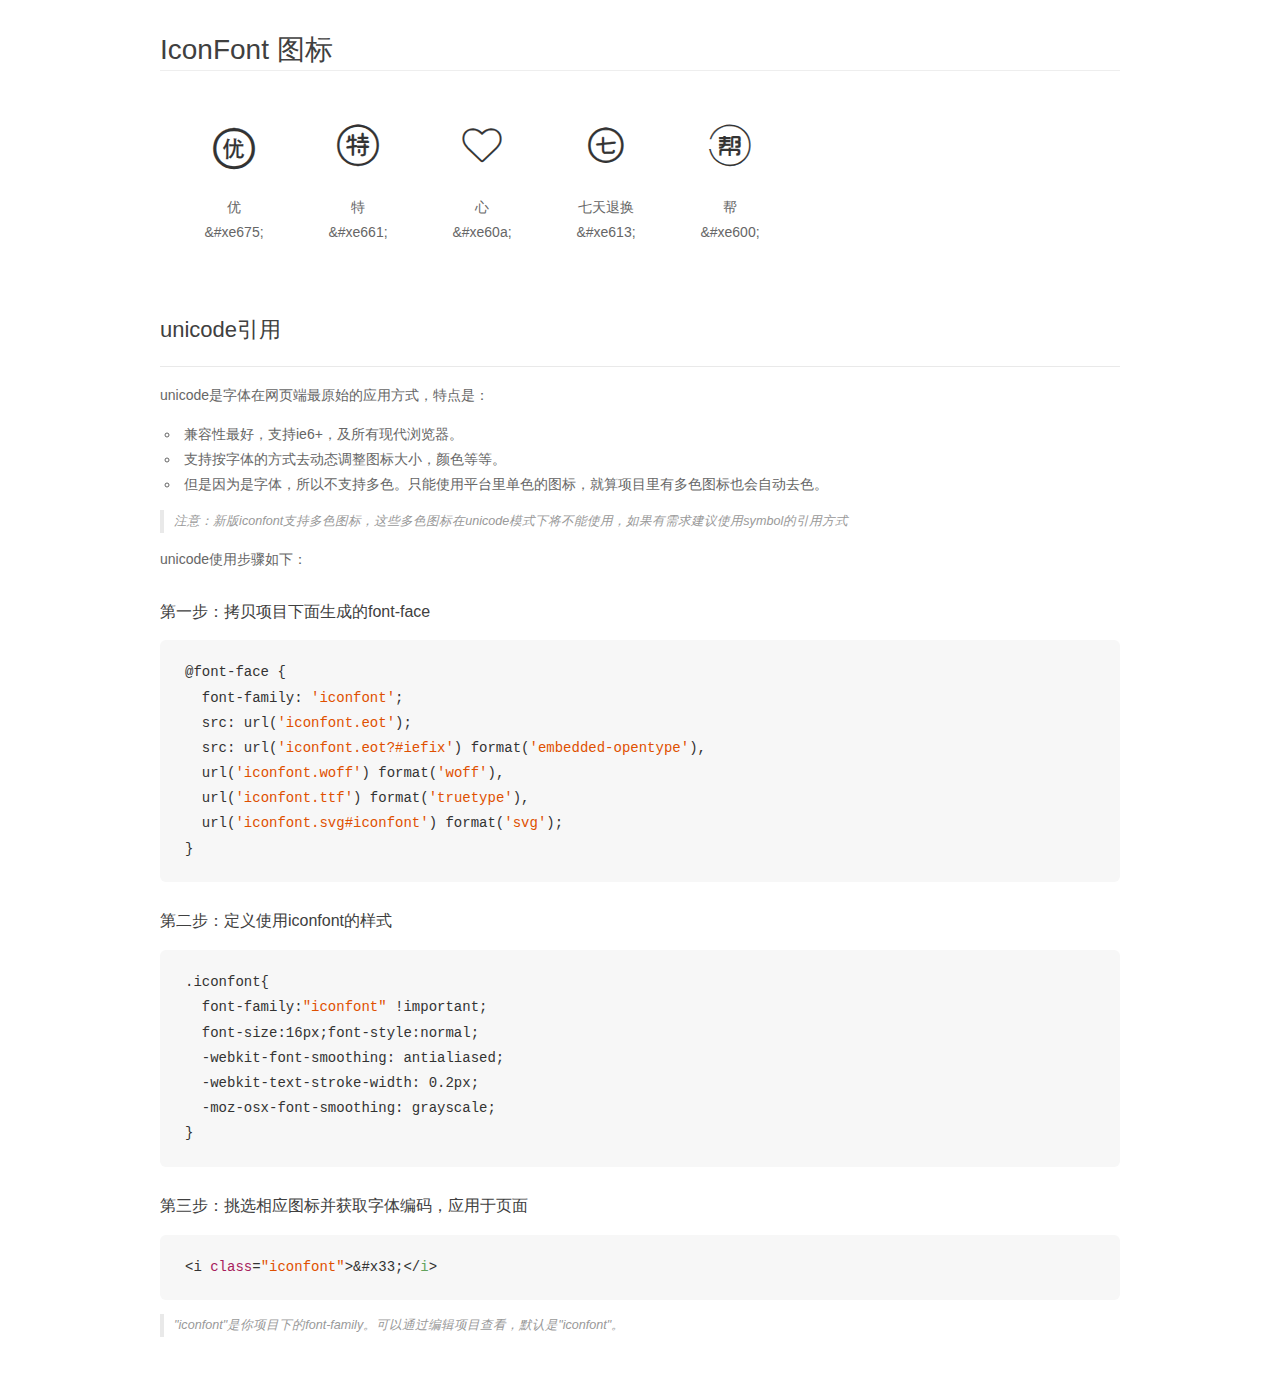
<file: iconfont1/demo_unicode.html>
<!DOCTYPE html>
<html>
<head>
    <meta charset="utf-8"/>
    <title>IconFont</title>
    <link rel="stylesheet" href="demo.css">

    <style type="text/css">

        @font-face {font-family: "iconfont";
          src: url('iconfont.eot'); /* IE9*/
          src: url('iconfont.eot#iefix') format('embedded-opentype'), /* IE6-IE8 */
          url('iconfont.woff') format('woff'), /* chrome, firefox */
          url('iconfont.ttf') format('truetype'), /* chrome, firefox, opera, Safari, Android, iOS 4.2+*/
          url('iconfont.svg#iconfont') format('svg'); /* iOS 4.1- */
        }

        .iconfont {
          font-family:"iconfont" !important;
          font-size:16px;
          font-style:normal;
          -webkit-font-smoothing: antialiased;
          -webkit-text-stroke-width: 0.2px;
          -moz-osx-font-smoothing: grayscale;
        }

    </style>
</head>
<body>
    <div class="main markdown">
        <h1>IconFont 图标</h1>
        <ul class="icon_lists clear">
            
                <li>
                <i class="icon iconfont">&#xe675;</i>
                    <div class="name">优</div>
                    <div class="code">&amp;#xe675;</div>
                </li>
            
                <li>
                <i class="icon iconfont">&#xe661;</i>
                    <div class="name">特</div>
                    <div class="code">&amp;#xe661;</div>
                </li>
            
                <li>
                <i class="icon iconfont">&#xe60a;</i>
                    <div class="name">心</div>
                    <div class="code">&amp;#xe60a;</div>
                </li>
            
                <li>
                <i class="icon iconfont">&#xe613;</i>
                    <div class="name">七天退换</div>
                    <div class="code">&amp;#xe613;</div>
                </li>
            
                <li>
                <i class="icon iconfont">&#xe600;</i>
                    <div class="name">帮</div>
                    <div class="code">&amp;#xe600;</div>
                </li>
            
        </ul>
        <h2 id="unicode-">unicode引用</h2>
        <hr>

        <p>unicode是字体在网页端最原始的应用方式，特点是：</p>
        <ul>
        <li>兼容性最好，支持ie6+，及所有现代浏览器。</li>
        <li>支持按字体的方式去动态调整图标大小，颜色等等。</li>
        <li>但是因为是字体，所以不支持多色。只能使用平台里单色的图标，就算项目里有多色图标也会自动去色。</li>
        </ul>
        <blockquote>
        <p>注意：新版iconfont支持多色图标，这些多色图标在unicode模式下将不能使用，如果有需求建议使用symbol的引用方式</p>
        </blockquote>
        <p>unicode使用步骤如下：</p>
        <h3 id="-font-face">第一步：拷贝项目下面生成的font-face</h3>
        <pre><code class="lang-js hljs javascript">@font-face {
  font-family: <span class="hljs-string">'iconfont'</span>;
  src: url(<span class="hljs-string">'iconfont.eot'</span>);
  src: url(<span class="hljs-string">'iconfont.eot?#iefix'</span>) format(<span class="hljs-string">'embedded-opentype'</span>),
  url(<span class="hljs-string">'iconfont.woff'</span>) format(<span class="hljs-string">'woff'</span>),
  url(<span class="hljs-string">'iconfont.ttf'</span>) format(<span class="hljs-string">'truetype'</span>),
  url(<span class="hljs-string">'iconfont.svg#iconfont'</span>) format(<span class="hljs-string">'svg'</span>);
}
</code></pre>
        <h3 id="-iconfont-">第二步：定义使用iconfont的样式</h3>
        <pre><code class="lang-js hljs javascript">.iconfont{
  font-family:<span class="hljs-string">"iconfont"</span> !important;
  font-size:<span class="hljs-number">16</span>px;font-style:normal;
  -webkit-font-smoothing: antialiased;
  -webkit-text-stroke-width: <span class="hljs-number">0.2</span>px;
  -moz-osx-font-smoothing: grayscale;
}
</code></pre>
        <h3 id="-">第三步：挑选相应图标并获取字体编码，应用于页面</h3>
        <pre><code class="lang-js hljs javascript">&lt;i <span class="hljs-class"><span class="hljs-keyword">class</span></span>=<span class="hljs-string">"iconfont"</span>&gt;&amp;#x33;<span class="xml"><span class="hljs-tag">&lt;/<span class="hljs-name">i</span>&gt;</span></span></code></pre>

        <blockquote>
        <p>"iconfont"是你项目下的font-family。可以通过编辑项目查看，默认是"iconfont"。</p>
        </blockquote>
    </div>


</body>
</html>
</file>
<file: css/index.css>
@import url('base.css');
body{
	background: #f5f5f5;
}
/* 头部开始 */
header{
    width: 100%;
    height: 32px;
    background: #f2f2f2;
    border-bottom: 1px solid #e5e5e5;
}
.header-box{
	width: 1230px;
	height: 32px;
	background:#f2f2f2;
	margin: 0 auto;
}
.hb-left{
	width: 210px;
	height: 32px;
	background: #f2f2f2;
	float: left;
}
.hbl-left{
	width: 88px;
	height: 32px;
	background: #f2f2f2;
	float: left;
	margin-right: 18px;
	font-size: 12px;
	color: #999999;
	text-align: center;
	line-height: 32px;
}
.hbl-center{
	width: 36px;
	height: 32px;
	background: #f2f2f2;
	float: left;
	margin-right: 18px;
}
.hbl-center a:hover{
	color: #c40000;
}
.hbl-bottom{
	width: 49px;
	height: 32px;
	background: #f2f2f2;
	float: right;
}
.hbl-bottom a{
    font-size: 12px;
	color: #999999;
	line-height: 32px;
	text-align: center;
}
.hbl-bottom a:hover{
	color: #fff;
}
.hbl-center a{
	font-size: 12px;
	color: #999999;
	line-height: 32px;
	text-align: center;
}
.hb-right{
	width: 691px;
	height: 32px;
	background: #f2f2f2;
	float: right;
}
.hbr-list{
	width: 702px;
	height: 32px;
	background: #f2f2f2;
}
.hbr-list li{
	float: left;
	padding-left: 13px;
	padding-right: 7px;
	background: #f2f2f2;
	margin-top: 10px;
}
.hbr-list li .taobao{
	width: 15px;
	height: 15px;
	background: #f2f2f2;
	float: left;
}
.hbr-list li .wgz{
	width: 15px;
	height: 15px;
	background: #f2f2f2;
	float: left;
}
.hbr-list li .taobao .iconfont{
	color: #bbbbbb;
}
.hbr-list li .wgz .iconfont{
	color: #c40000;
}
.hbr-list li .gwc{
	width: 15px;
	height: 15px;
	background: #f2f2f2;
	float: left;
}
.hbr-list li .gwc .iconfont{
	color: #c40000;
}
.hbr-list li .sjb{
	width: 15px;
	height: 15px;
	background: #f2f2f2;
	float: left;
}
.hbr-list li .sjb .iconfont{
	color: #c40000;
}
.hbr-list li .wzdh{
	width: 15px;
	height: 15px;
	background: #f2f2f2;
	float: left;
}
.hbr-list li .wzdh .iconfont{
	color: #c40000;
}
.hbr-list li .scj{
	width: 15px;
	height: 15px;
	background: #f2f2f2;
	float: left;
}
.hbr-list li .scj .iconfont{
	color: #bbbbbb;
}
.hbr-list li .sjzc{
	width: 15px;
	height: 15px;
	background: #f2f2f2;
	float: left;
}
.hbr-list li .sjzc .iconfont{
	color: #bbbbbb;
} 
.hbr-list li .wzdh2{
	width: 15px;
	height: 15px;
	background: #f2f2f2;
	float: left;
}
.hbr-list li .wzdh2 .iconfont{
	color: #bbbbbb;
}
.hbr-list a{
	display: block;
	font-size: 12px;
	color: #999999;
	float: left;
}
.hbr-list a:hover{
	color: #c40000;
}
.hbr-list .hbrl-l1{
	padding-left: 0px;
}
.hbr-list .hbrl-l2{
	padding-right: 0px;
}
.ling{
	color: #000;
}
.nav-top{
	width: 1230px;
	height:130px;
	margin: 0 auto; 
	background: #fff;
}
.navt-left{
	width: 200px;
	height: 100px;
	background: #FFF;
	float: left;
	margin-top: 30px;
	margin-right: 164px;
}
img{
	display: block;
	width: 100%;
	height:100%;
}
.navt-right{
	width: 625px;
	height: 75px;
	background: #fff;
	float: left;
	margin-top: 36px;
}
.navtr-top{
	width: 618px;
	height: 38px;
	background: #fff;
	border: 1px solid #c40000;
	font-size: 14px;
	color: #666666;
	line-height: 38px;
	padding-left: 5px;
}
.navtrt-right{
	width: 131px;
	height: 38px;
	float: right;
	background: #c40000;
}
.navtrt-right a{
	display: block;
	width: 131px;
	height: 38px;
	color: #fff;
	font-size: 18px;
	line-height: 38px;
	text-align: center;
}
.navtrt-right a:hover{
	color:#999999;
}
.navt-b{
	width: 602px;
	height: 26px;
	background:#fff;
}
.navt-b li{
    width: 66px;
    height: 16px;
    background: #fff;
    float: left;
    border-right: 1px solid #cccccc;
    margin-top: 7px;
}
.navt-b .navt-l1{
	border-right: 0px;
}
.navt-b a{
	display: block;
	width: 66px;
	height: 16px;
	font-size: 14px;
	color: #999999;
	line-height: 16px;
	text-align: center;
}
.navt-b a:hover{
    color: #c40000;
}
.nav-bottom{
	width: 100%;
	height: 36px;
	background: #dd2727;
}
.navb-left{
	width: 200px;
	height: 36px;
	background: #c60a0a;
	float: left;
}
.nbl-l1{
	width: 15px;
	height: 15px;
	background: #c60a0a;
	float: left;
	margin-top: 10px;
	margin-left: 15px;
	margin-right: 10px;
}
.nbl-l1 .iconfont{
	color: #fff;
}
.nbl-ll1{
   font-size: 16px;
   color: #fff;
   margin-top: 6px;
}
.navb-box{
	width: 1230px;
	height: 36px;
	background: green;
	margin: 0 auto;
	position: relative;
}
.navb-list{
	width: 1030px;
	height: 36px;
	background: #dd2727;
	float: right;
	position: absolute;
	top: 0;
	right: 0;
}
.navb-list li{
	margin-top: 10px;
	float: left;
	margin-right: 24px;
	margin-left: 20px;
	position: relative;
	z-index: 999;
}
.navb-list a{
	display: block;
	color: #fff;
    font-size: 14px;
}
.navb-list .navbl-l1{
    margin-right: 0;
}
.navb-list .maotou{
	position: absolute;
	left: 0;
	right: 0;
	margin-right: auto;
	margin-left: auto;
	top: 0;
	opacity: 0;
	transition: all 1s;
	color: #dd2727;
	z-index: -1;
}
.navb-list li:hover .maotou{
	opacity: 1;
	transform: translateY(-25px);
}
.navbl-l2{
	width: 15px;
	height: 15px;
	background: #dd2727;
	float: left;
}
.navbl-l2 .iconfont{
	color: #fff;
}
/* 头部结束 */
main{
	width: 100%;
	height: 500px;
	background: #8e0c0c;
}
.banner{
	width: 1230px;
	height: 500px;
	background: yellow;
	margin: 0 auto;
	position: relative;
	margin: 0 auto;
	overflow: hidden;
}
.left{
	display: block;
	width: 25px;
	height: 40px;
	background: rgba(0, 0, 0, 0.5);
	font-size: 25px;
	position: absolute;
	top: 50%;
	margin-left: 200px;
	margin-top: -20px;
	line-height: 40px;
	text-align: center;
}
.banner-ban{
	width: 1230px;
	height: 500px;
	/* overflow: hidden;	 */
}
.banner-ban>li{
	width: 100%;
	height: 500px;
	position: absolute;
	top: 0;
	left: 1230px;

}
.banner-ban>li:first-child{
	left: 0;
}
/* .banner .banner-ban>li.block{
	display: block;
} */
.banner-bo{
	width: 204px;
	height: 20px;
	background: rgba(0, 0, 0, 0);
	position: absolute;
	left: 0;
	right: 0;
	margin-left: auto;
    margin-right: auto;
    bottom: 20px;
}
.banner-bo li{
	float: left;
	width: 15px;
	height: 15px;
	background: #a2a2a2;
	border-radius: 50%;
	margin-right: 15px;
	border: 2px solid #a2a2a2;
	opacity: 0.8;
	cursor: pointer;
}
.banner-bo li:hover{
	background: #fff;
	border: 2px solid #a2a2a2;
}
aside{
	width: 200px;
	height: 500px;
	background: rgba(0, 0, 0, 0.7);
	position: absolute;
	top: 0;
	z-index: 999;
}
.asi-box{
	width: 200px;
	height: 490px;
	padding-top: 10px
}
.item{
	width: 600px;
	height: 500px;
	background: #fff;
	position: absolute;
	top: 0;
	left: 200px;
	display: none;
}
.asi-box>li>ul.block{
	display: block;
}
.al1{
	width: 18px;
	height: 18px;
	/* background: red; */
	float: left;
}
.asi-box li{
	width: 186px;
	height: 16px;
    padding-left: 14px;
    padding-bottom: 7px;
    padding-top: 7px;
}
.asi-box a{
	display: block;
	font-size: 12px;
	color: #fff;
}
.asi-box li:hover{
	background: #fff;
}
.asi-box li:first-child a:hover{
	color: #dd2727;
}
.asi-box li:nth-child(2) a:hover{
	color: #0600ff;
}
.asi-box li:nth-child(3) a:hover{
	color: #00ffe4;
}
.asi-box li:nth-child(4) a:hover{
	color: #18ff00;
}
.asi-box li:nth-child(5) a:hover{
	color: #fbec00;
}
.asi-box li:nth-child(6) a:hover{
	color: #ff6600;
}
.asi-box li:nth-child(7) a:hover{
	color: #ff2a00;
}
.asi-box li:nth-child(8) a:hover{
	color: #ff01c0;
}
.asi-box li:nth-child(9) a:hover{
	color: #ff0018;
}
.asi-box li:nth-child(10) a:hover{
	color: #1200ff;
}
.asi-box li:nth-child(11) a:hover{
	color: #1eff00;
}
.asi-box li:nth-child(12) a:hover{
	color: #fcff00;
}
.asi-box li:nth-child(13) a:hover{
	color: #0600ff;
}
.asi-box li:nth-child(14) a:hover{
	color: #ffb400;
}
.asi-box li:nth-child(15) a:hover{
	color: #24ff00;
}
.asi-box li:nth-child(16) a:hover{
	color: #00ff96;
}
.asi-box li:nth-child(17) a:hover{
	color: #ff00f0;
}
/* 内容开始 */
.duli1{
	width: 100%;
	height: 496px;
	background: #f5f5f5;
	margin: 0 auto;
}
.duli1-box{
	width: 1230px;
	height: 496px;
	margin: 0 auto;
	/* background:red; */
}
.duli1b-top{
	width: 1230px;
	height: 60px;
	background: #f5f5f5;
}
.duli1-bottom{
	width: 1230px;
	height: 436px;
	/* background: green; */
}
.d1b-left{
	width: 488px;
	height: 436px;
	/* background: pink; */
	float: left;
}
.d1b-right{
	width: 731px;
	height: 436px;
	/* background: red; */
	float:right; 
}
.d1bl-top{
	width: 488px;
	height: 276px;
	/* background: yellow; */
	position: relative;
}
.bofang{
	width: 80px;
	height: 50px;
	/* background: red; */
	position: absolute;
	top: 110px;
	left: 204px;
}
.bofang a{
	display: block;
	width: 80px;
	height: 50px;
}
.d1bl-top .bofang img{
	display: block;
	width: 80px;
	height: 50px;
}
.d1bl-top a{
	display: block;
	height: 276px;
	width: 488px;
}
.d1bl-top img{
	display: block;
	width: 100%;
	height: 100%;
}
.d1bl-center{
	width: 488px;
	height: 105px;
	/* background: green; */
}
.d1bl{
	height: 91px;
	width: 159px;
	/* background: red; */
	float: left;
	border-top: 7px solid #000;
	border-bottom: 7px solid #000;
	/* border-left: 5px solid #000; */
	border-right: 5px solid #000;
	position: relative;
}
.bofangsm{
	width: 40px;
	height: 30px;
	/* background: red; */
	position: absolute;
	top: 25px;
	left: 55px;
}
.d1bl .bofangsm a{
	display: block;
	width: 40px;
	height: 30px;
}
.d1bl .bofangsm img{
	display: block;
	width: 100%;
	height: 100%;
}
.d1bl a{
	display: block;
	height: 91px;
	width: 160px;
}
.d1bl img{
	display: block;
	height: 91px;
	width: 160px;
}
.d1bl-center .d1b2{
	border-right: 0;
}
.d1bl-bottom{
	width: 488px;
	height: 55px;
	background: #000;
}
.d1blb-left{
	width: 83px;
	height: 32px;
	/* background: red; */
	float: left;
	margin-left: 20px;
	margin-top: 13px;
	margin-right: 8px;
	font-size: 14px;
	color: #fff;
}
.d1blb-right{
	width: 153px;
	height: 32px;
	/* background: red; */
	float: left;
	margin-top: 13px;
}
.tight-top{
	width: 153px;
	height: 16px;
	/* background: yellow; */
	font-size: 14px;
	color: #fff;
	line-height: 16px;
}
.tight-bottom{
	color: #fd4889;
}
.d1br-box{
	width: 731px;
	height: 435px;
	/* background: pink; */
}
.d1br-box li{
	width: 121px;
	height: 108px;
	float: left;
	background: yellow;
	border-right: 1px solid #f5f5f5;
	border-bottom: 1px solid #f5f5f5;
	position: relative;
}
.d1br-box li:nth-child(6n){
	border-right:0;
}
.d1br-box li:nth-child(18)~li{
	border-bottom: 0px;
}
.zhezhao{
	width: 100%;
	height: 100%;
	background: rgba(0, 0, 0, 0.7);
	position: absolute;
	top: 0;
	left: 0;
	opacity: 0;
}
.zz-big-box{
    width: 60px;
    height: 40px;
    position: absolute;
    top: 0;
    bottom: 0;
    margin-top: auto;
    margin-bottom: auto;
    left: 0;
    right: 0;
    margin-left: auto;
    margin-right: auto;
}
.zhezhao p{
	color: #fff;
	font-size: 12px;
	line-height: 20px;
}
.zz-box{
	width: 60px;
	height: 15px;
    border-radius: 15px;
    background: #f20e6f;
    text-align: center; 
}
.zz-box p{
	font-size: 10px;
	color: #fff;
	line-height: 15px;
}
.d1br-box li:hover .zhezhao{
	opacity: 1;
}
.d1br-box img{
	display: block;
	width: 100%;
	height: 100%;
}
.duli2{
	width: 100%;
	height: 508px;
	background: #f5f5f5;
}
.duli2-box{
	width: 1230px;
	height: 508px;
	/* background: yellow; */
	margin: 0 auto;
}
.db-top{
	width: 1230px;
	height: 30px;
	background: #f5f5f5;
}
.db-list{
	width: 238px;
	height: 478px;
	background: #fff;
	float: left;
	margin-right: 10px;
}
.dbl-box{
	width: 20px;
	height: 20px;
    /* background: yellow; */
    float: left;
    margin-top: 9px;
    margin-left: 70px;
}
.dbl-box .iconfont{
	display: block;
	color: #000;
}
.dbl-top{
	width: 238px;
	height: 36px;
	background: #dd2727;
	font-size: 20px;
	color: #fff;
	line-height: 36px;
	/* text-align: center; */
}
.dbl-top2{
	width: 238px;
	height: 22px;
	/* background: red; */
	margin-top: 20px;
}
.dbl-top2 a{
	display: block;
	width: 238px;
	height: 22px;
	font-size: 22px;
	color: #000000;
	line-height: 22px;
	text-align: center;
}
.dbl-top3{
	width: 238px;
	height: 14px;
	/* background: red; */
	font-size: 12px;
	color: #888888;
	line-height: 14px;
	text-align: center;
	margin-top: 7px;
}
.dbl-top4{
	width: 200px;
	height: 148px;
	/* background: red; */
	margin-left: 19px;
	margin-top: 9px;
	border-bottom: 1px solid #f5f5f5;
	position: relative;
}
.dbl-top4 .dbl-tu:hover{
	transform: scale(1.1, 1.1);
}
.dbl-tyu{
	width: 140px;
	height: 140px;
	background: #f8f8f8;
	border-radius: 50%;
	position: absolute;
	top:0;
    bottom:0;
    margin-top:auto;             
    margin-bottom:auto;
    left: 0;                    
    right: 0;
    margin-left: auto;                   
    margin-right: auto;
}
.dbl-tu{
	width: 140px;
	height: 140px;
	/* background: yellow; */
	position: absolute;
	top:0;
    bottom:0;
    margin-top:auto;             
    margin-bottom:auto;
    left: 0;                    
    right: 0;
    margin-left: auto;                   
    margin-right: auto;
    transition: all 1s;
}
.dbl-tu img{
	display: block;
	width: 140px;
	height: 140px;
}
.db-list .dbl-top5{
    margin-top: 9px;
}
.duli2-box .db-list1{
   margin-right: 0;
}
.duli3{
	width: 1230px;
	height: 500px;
	/* background: red; */
    margin: 0 auto;
}
.duli3i-top{
	width: 1230px;
	height: 60px;
	background: #f5f5f5;
}
.d3t-left{
	width: 240px;
	height: 30px;
	background: #f5f5f5;
	float: left;
	margin-top: 24px;
}
.d3tl-left{
	width: 82px;
	height: 30px;
	background: #f5f5f5;
	float: left;
	font-size: 16px;
	line-height: 30px;
	color: #000;
	padding-left: 15px;
	border-left: 8px solid #ea5f8d;
}
.d3tl-right{
	width: 135px;
	height: 30px;
	background: #f5f5f5;
	float: right;
	font-size: 12px;
	color: #000000;
	line-height: 30px;
}
.d3t-right{
	width: 595px;
	height: 30px;
	background: #f5f5f5;
	float: right;
	margin-top: 25px;
}
.d3t-right .d3t-list{
	width: 595px;
	height: 30px;
	background: #f5f5f5;
}
.d3t-list li{
	font-size: 12px;
	padding-left: 7px;
	padding-right: 26px;
	float: left;
	line-height: 30px;
}
.d3t-list a{
	color: #000;
}
.d3t-list :last-child{
	padding-right: 0px;
}
.d3t-list li:hover{
	text-decoration:underline;
}
.duli3-bottom{
	width: 1230px;
	height: 440px;
	background: #fff;
}
.d3b-left{
	width: 246px;
	height: 330px;
	background: green;
	float: left;
	position: relative;
}
.d3b-left a{
	display: block;
	/* width: 246px;
	height: 440px; */
}
.d3b-left img{
	display: block;
	width: 246px;
	height: 330px;
}
.d3bl-top{
	width: 246px;
	height: 30px;
	background: rgba(255, 255, 255, 0.5);
	position: absolute;
	left: 0;
	bottom: 0px;
	font-size: 12px;
	color: #1e1e1e;
	line-height: 30px;
	text-align: center;
}
.d3bl-bottom{
	width: 246px;
	height: 85px;
	background: #ea5f8d;
	padding-top: 25px;
}
.d3bl-wen,.d3bl-wen1{
	width: 246px;
	height: 25px;
	
	color: #fff;
	text-align: center;
	line-height: 25px;
}
.d3bl-wen1{
	font-size: 18px;
}
.d3bl-wen{
	font-size: 22px;
}
.d3b-center{
	width: 735px;
	height: 440px;
	background: red;
	float: left;
}
.d3bc-list{
	width: 735px;
	height: 440px;
	background: green;
}
.d3bc-list li{
	width: 244px;
	height: 190px;
	background: #fff;
	float: left;
	border-bottom: 1px solid #f5f5f5;
	border-right:1px solid #f5f5f5;
	padding-top: 30px;
	position: relative;
}
.d3bc-list:nth-child(3)~li{
	border-bottom: 0px;
}
.d3bc-list a{
	display: block;
	width: 244px;
	height: 220px;
}
.d3bc-wen,.d3bc-wen1{
	width: 219px;
	height:20px;
	background: #fff;
    line-height: 20px;
    padding-left: 25px;
}
.d3bc-wen{
	font-size: 18px;
	color: #000;
}
.d3bc-wen1{
	font-size: 14px;
	color: #ea5f8d;
}
.d3bc-list li .tupian{
	width: 154px;
	height: 152px;
	background: #fff;
	position: absolute;
	right: 0;
	bottom: 0;
	transition: all 0.5s;
}
.tupian img{
	display: block;
    width: 154px;
	height: 152px;
}
.d3bc-list li:hover .tupian{
	transform: translateX(-5px);
}
.d3b-right{
	width: 248px;
	height: 440px;
	background: #fff;
	float: right;
}
.d3br-list{
	width: 248px;
	height: 440px;
	background: violet;
}
.d3br-list li{
	width: 248px;
	height: 117px;
	background: #fff;
	border-bottom: 1px solid #f5f5f5;
	padding-top: 29px;
	position: relative;
}
.d3br-list:last-child{
	border-bottom: 0px;
}
.d3br-list a{
	display: block;
	width: 248px;
	height: 146px;
}
.list-wen,.list-wen1{
	width: 224px;
	height: 20px;
	background: #fff;
	padding-left: 24px;
    line-height: 20px;
}
.list-wen{
	font-size: 18px;
	color: #000;
}
.list-wen1{
	font-size: 14px;
	color: #ea5f8d;
}
.d3br-list li .tupian2{
	width: 90px;
	height: 90px;
	background: #fff;
	position: absolute;
	right: 0;
	bottom: 0;
	transition: all 0.5s;
}
.d3br-list li:hover .tupian2{
	transform: translateX(-5px);
}
.tupian2 img{
	display: block;
    width: 90px;
	height:90px;
}
.zhong{
	width: 1230px;
	height: 90px;
	background: red;
	margin: 0 auto;
	margin-top: 10px;
}
.zhong a{
	display: block;
	width: 1230px;
	height: 90px;
}
.zhong img{
	display: block;
	width: 1230px;
	height: 100px;
}
.like{
	width: 1230px;
	height: 53px;
	background: #f5f5f5;
	margin: 0 auto;
	padding-top:20px; 
}
.li-center{
	width: 180px;
	height: 40px;
	background: #f5f5f5;
	margin-left: 525px;
}
.lic-left{
	width: 34px;
	height: 0.5px;
	background: #979797;
	float: left;
	margin-top: 19px;
}
.lic-center{
	width: 112px;
	height: 40px;
	background: #f5f5f5;
	float: left;
	font-size: 18px;
	color: #666666;
	line-height: 40px;
}
.lic-ico{
	width: 20px;
	height: 20px;
	background: #f5f5f5;
	float: left;
	margin-top: 10px;
	margin-left: 8px;
}
.lic-ico .iconfont{
	color: #dd2727;
	margin-top: -8px;
}
.duli4{
	width: 1230px;
	height: 319px;
	background:#fff;
	margin: 0 auto;
}
.duli4-box{
	width: 1230px;
	height: 319px;
	background: #f5f5f5;
}
.duli4-box li{
	width: 234px;
	height: 317px;
	background: #fff;
	float: left;
	margin-right: 8px;
	position: relative;
	border: 1px solid #fff;
}
.duli4-box li:hover{
	border:1px solid red;
}
.duli4-box li:last-child{
	margin-right: 0px;
	float: right;
}
.d4b-list{
	width: 234px;
	height: 231px;
	background: #fff;
}
.d4b-list img{
	display: block;
	width: 234px;
	height: 231px;
}
.d4b-wen{
	width: 216px;
	height: 35px;
	background: #fff;
	margin-top: 15px;
	font-size: 14px;
	padding-left: 9px;
	padding-right: 9px;
	color: #666666;
}
.d4b-wen1{
	width: 225px;
	height: 15px;
	background: #fff;
	font-size: 14px;
	color: #ff0000;
	line-height: 15px;
	padding-left: 9px;
	margin-top: 10px;
}
/* 内容结束 */
/* 结尾开始 */
.end{
	width: 100%;
	height: 365px;
	background: #fff;
	border-bottom: 2px solid #c40000;
}
.end-box{
	width: 1230px;
	height: 365px;
	background: #fff;
	margin: 0 auto;
}
.eb-kong{
	width: 1230px;
	height: 69px;
	background: #f5f5f5;
	border-bottom: 1px solid #d1d7dc;
	margin: 0 auto;
}
.eb-list{
	width: 1230px;
	height: 150px;
	background:#fff;
	border-bottom: 1px solid #ededed;
}
.eb-list li{
	float: left;
	width: 306px;
	height: 50px;
	margin-top: 50px;
	background: #fff;
    border-right: 1px solid #f5f5f5;
  
}
.eb-list li:first-child{
	  margin-left:2px;
}
.eb-list li:last-child{
	border-right: 0px;
}
.eb-list .iconfont{
	margin-left: 70px;
	float: left;
	color: #c00000;
}
.eb-list a{
	display: block;
	width: 306px;
	height: 50px;
}
.ebl-wen,.ebl-wen1{
	width: 190px;
    height: 25px;
    float: left;
    line-height: 25px;
}
.ebl-wen{
	font-size: 16px;
	color: #000;
}
.ebl-wen1{
	font-size: 16px;
	color: #868686;
}
.eb-list li:nth-child(3) .iconfont{
	margin-top: 5px;
}
.eb-list li:nth-child(4) .iconfont{
	margin-top: 5px;
}
.lie{
	width: 950px;
	height: 212px;
	background: #fff;
	float: left;
}
.lie-list1{
	width: 65px;
	height: 185px;
	background: #fff;
	margin-left: 55px;
	margin-top: 27px;
	float: left;
	margin-right: 100px;
}
.lie-list1 li{
	width: 65px;
	height: 20px;
	background: #fff;
	line-height: 20px;
}
.lie-list1 li:first-child{
	font-size: 16px;
	color: #000;
}
.lie-list1 li:nth-child(1)~li a{
	display: block;
	font-size: 12px;
	color: #8b8b8b;
}
.saoma{
	width: 189px;
	height: 165px;
	background: #fff;
	float: left;
	padding-top: 47px;
	padding-left: 91px;
}
.saoma-wen{
	width: 98px;
	height: 20px;
	background: #fff;
	font-size: 16px;
	color: #646464;
}
.saoma-tu{
	width: 98px;
	height: 98px;
	background: #fff;
}
.saoma-tu a{
	display: block;
	width: 98px;
	height: 98px;
}
.saoma-tu img{
	display: block;
	width: 98px;
	height: 98px;
}
.last{
	width: 100%;
	height: 215px;
	background: #000;
}
.last-box{
	width: 1230px;
	height: 205px;
	background: #000;
	margin: 0 auto;
	padding-top: 10px;
}
.last-l1{
	width: 645px;
	height: 20px;
	background: #000;
}
.ll1-list1{
	width: 656px;
	height: 20px;
	background: #000;
}
.ll1-list1 li{
    float: left;
    margin-right: 8px;
    font-size: 12px;
}
.ll1-list1 a{
	display: block;
	color: #fff;
}
.ll1-l2{
	width: 1115px;
	height: 20px;
	background: #000;
	margin-top: 20px;
}
.ll1-list2{
	width: 1115px;
	height: 20px;
	background: #000;
}
.ll1-list2 li{
	float: left;
	border-right: 1px solid #f5f5f5;
	font-size: 12px;
	padding-right: 6px;
	padding-left: 6px;
}
.ll1-list2 a{
	display: block;
	color: #fff;
}
.ll1-list2 li:first-child{
	padding-left: 0px;
}
.ll1-list2 li:last-child{
	padding-right: 0px;
	border-right: 0px ;
}
.ll1-l3{
	width: 695px;
	height: 20px;
	background: #000;
	margin-top: 15px;
}
.ll1-left,.ll1-center,.ll1-right{
	background: #000;
	float: left;
	margin-right: 40px;
	font-size: 12px;
	color: #a4a4a4;
}
.ll1-left a{
	display: block;
	color: #a4a4a4;
	width: 100px;
	height: 20px;
	float: right;
}
.ll1-center a{
	display: block;
	color: #a4a4a4; 
	float: right;
}
.ll1-right a{
	color: #a4a4a4;
	display: block;
}
.ll1-center{
    width: 260px;
	height: 20px;
}
.ll1-left{
	width: 245px;
	height: 20px;
}
.ll1-right{
	width: 60px;
	height: 20px;
}
.ll1-l4{
	width: 610px;
	height: 20px;
	background: #000;
	margin-top: 10px;
}
.ll1-l5{
	width: 202px;
	height: 20px;
	background: #000;
	margin-top: 10px;
	font-size: 12px;
	color: #686868;
}
.ll1-l6{
	width: 168px;
	height: 30px;
	background: #000;
	margin-top: 10px;
}
.l6-left{
	width: 74px;
	height: 30px;
	background: #000;
	float: left;
}
.l6-left a{
	display: block;
	width: 74px;
	height: 30px;
}
.l6-left img{
	display: block;
	width: 74px;
	height: 30px;
}
.l6-right{
	width: 74px;
	height: 30px;
	background: #000;
	float: right;
}
.l6-right a{
	width: 74px;
	height: 30px;
	display: block;
}
.l6-right img{
	width: 74px;
	height: 30px;
	display: block;
}
.l4-left{
	width: 342px;
	height: 20px;
	background: #000;
	font-size: 12px;
	color: #a4a4a4;
	float: left;
}
.l4-left a{
	display: block;
	color: #a4a4a4;
	width: 150px;
	height: 20px;
	float: right;
}
.l4-right{
	width: 200px;
	height: 20px;
	background: #000;
	float: right;
}
.l4-tu{
	width: 20px;
	height: 20px;
	background: #000;
	float: left;
}
.l4-tu a{
   display: block;
   width: 20px;
   height: 20px;
}
.l4-tu img{
	display: block;
	width: 100%;
	height: 100%;
}
.l4-wen{
	width: 65px;
	height: 20px;
	background: #000;
	float: left;
	font-size: 12px;
	color: #a4a4a4;
}
.l4-shu{
	width: 111px;
	height: 20px;
	background: #000;
	float: left;
}
.l4-shu a{
	font-size: 12px;
	color: #a4a4a4;
	display: block;
}
/* 结尾结束 */
</file>
<file: iconfont/iconfont.css>
@font-face {font-family: "iconfont";
  src: url('iconfont.eot?t=1503215082499'); /* IE9*/
  src: url('iconfont.eot?t=1503215082499#iefix') format('embedded-opentype'), /* IE6-IE8 */
  url('iconfont.woff?t=1503215082499') format('woff'), /* chrome, firefox */
  url('iconfont.ttf?t=1503215082499') format('truetype'), /* chrome, firefox, opera, Safari, Android, iOS 4.2+*/
  url('iconfont.svg?t=1503215082499#iconfont') format('svg'); /* iOS 4.1- */
}

.iconfont {
  font-family:"iconfont" !important;
  font-size:16px;
  font-style:normal;
  -webkit-font-smoothing: antialiased;
  -moz-osx-font-smoothing: grayscale;
}

.icon-tianmaochaoshigouwuche:before { content: "\e600";}

.icon-lingshi:before { content: "\e615"; }

.icon-shuiguo:before { content: "\e601"; }

.icon-feiji:before { content: "\e642"; }

.icon-iconfontpinzhishenghuo2:before { content: "\e61b"; }

.icon-huazhuangpin:before { content: "\e60f"; }

.icon-jiajujiancai:before { content: "\e616"; }

.icon-yiyaobaojian:before { content: "\e639"; }

.icon-nvzhuang:before { content: "\e60a"; }

.icon-chaoliuqianxian:before { content: "\e61a"; font-size: 21px;}

.icon-xin:before { content: "\e636"; }

.icon-chuju:before { content: "\e640"; }

.icon-dajiadian:before { content: "\e673"; }

.icon-Mens-Clothing:before { content: "\e602"; }

.icon-jf:before { content: "\e618"; }

.icon-gengduo:before { content: "\e660"; }

.icon-credit-level:before { content: "\e607"; }

.icon-fuwu:before { content: "\e61c"; }

.icon-muyingwanju:before { content: "\e611"; }

.icon-tushu:before { content: "\e651"; }

.icon-gengduo1:before { content: "\e830"; }

.icon-tianmao:before { content: "\e6a5"; }

.icon-tianmao1:before { content: "\e6af";font-size: 25px; }

.icon-tianmao2:before { content: "\e637"; }

.icon-nannvxie:before { content: "\e650"; }

.icon-shouji:before { content: "\e666"; }

.icon-xiala:before { content: "\e628"; font-size: 12px; }
</file>
<file: iconfont1/iconfont.css>
@font-face {font-family: "iconfont";
  src: url('iconfont.eot?t=1503397098776'); /* IE9*/
  src: url('iconfont.eot?t=1503397098776#iefix') format('embedded-opentype'), /* IE6-IE8 */
  url('iconfont.woff?t=1503397098776') format('woff'), /* chrome, firefox */
  url('iconfont.ttf?t=1503397098776') format('truetype'), /* chrome, firefox, opera, Safari, Android, iOS 4.2+*/
  url('iconfont.svg?t=1503397098776#iconfont') format('svg'); /* iOS 4.1- */
}

.iconfont {
  font-family:"iconfont" !important;
  font-size:16px;
  font-style:normal;
  -webkit-font-smoothing: antialiased;
  -moz-osx-font-smoothing: grayscale;
}

.icon-you:before { content: "\e675"; font-size:40px;}

.icon-icon1460191793239:before { content: "\e661"; font-size:40px; }

.icon-xin:before { content: "\e60a"; }

.icon-serviceqitiantuihuan:before { content: "\e613"; font-size:45px;}

.icon-bang:before { content: "\e600"; font-size:40px;}
</file>
<file: iconfont/demo.css>
*{margin: 0;padding: 0;list-style: none;}
/*
KISSY CSS Reset
理念：1. reset 的目的不是清除浏览器的默认样式，这仅是部分工作。清除和重置是紧密不可分的。
2. reset 的目的不是让默认样式在所有浏览器下一致，而是减少默认样式有可能带来的问题。
3. reset 期望提供一套普适通用的基础样式。但没有银弹，推荐根据具体需求，裁剪和修改后再使用。
特色：1. 适应中文；2. 基于最新主流浏览器。
维护：玉伯<lifesinger@gmail.com>, 正淳<ragecarrier@gmail.com>
 */

/** 清除内外边距 **/
body, h1, h2, h3, h4, h5, h6, hr, p, blockquote, /* structural elements 结构元素 */
dl, dt, dd, ul, ol, li, /* list elements 列表元素 */
pre, /* text formatting elements 文本格式元素 */
form, fieldset, legend, button, input, textarea, /* form elements 表单元素 */
th, td /* table elements 表格元素 */ {
  margin: 0;
  padding: 0;
}

/** 设置默认字体 **/
body,
button, input, select, textarea /* for ie */ {
  font: 12px/1.5 tahoma, arial, \5b8b\4f53, sans-serif;
}
h1, h2, h3, h4, h5, h6 { font-size: 100%; }
address, cite, dfn, em, var { font-style: normal; } /* 将斜体扶正 */
code, kbd, pre, samp { font-family: courier new, courier, monospace; } /* 统一等宽字体 */
small { font-size: 12px; } /* 小于 12px 的中文很难阅读，让 small 正常化 */

/** 重置列表元素 **/
ul, ol { list-style: none; }

/** 重置文本格式元素 **/
a { text-decoration: none; }
a:hover { text-decoration: underline; }


/** 重置表单元素 **/
legend { color: #000; } /* for ie6 */
fieldset, img { border: 0; } /* img 搭车：让链接里的 img 无边框 */
button, input, select, textarea { font-size: 100%; } /* 使得表单元素在 ie 下能继承字体大小 */
/* 注：optgroup 无法扶正 */

/** 重置表格元素 **/
table { border-collapse: collapse; border-spacing: 0; }

/* 清除浮动 */
.ks-clear:after, .clear:after {
  content: '\20';
  display: block;
  height: 0;
  clear: both;
}
.ks-clear, .clear {
  *zoom: 1;
}

.main {
  padding: 30px 100px;
width: 960px;
margin: 0 auto;
}
.main h1{font-size:36px; color:#333; text-align:left;margin-bottom:30px; border-bottom: 1px solid #eee;}

.helps{margin-top:40px;}
.helps pre{
  padding:20px;
  margin:10px 0;
  border:solid 1px #e7e1cd;
  background-color: #fffdef;
  overflow: auto;
}

.icon_lists{
  width: 100% !important;

}

.icon_lists li{
  float:left;
  width: 100px;
  height:180px;
  text-align: center;
  list-style: none !important;
}
.icon_lists .icon{
  font-size: 42px;
  line-height: 100px;
  margin: 10px 0;
  color:#333;
  -webkit-transition: font-size 0.25s ease-out 0s;
  -moz-transition: font-size 0.25s ease-out 0s;
  transition: font-size 0.25s ease-out 0s;

}
.icon_lists .icon:hover{
  font-size: 100px;
}



.markdown {
  color: #666;
  font-size: 14px;
  line-height: 1.8;
}

.highlight {
  line-height: 1.5;
}

.markdown img {
  vertical-align: middle;
  max-width: 100%;
}

.markdown h1 {
  color: #404040;
  font-weight: 500;
  line-height: 40px;
  margin-bottom: 24px;
}

.markdown h2,
.markdown h3,
.markdown h4,
.markdown h5,
.markdown h6 {
  color: #404040;
  margin: 1.6em 0 0.6em 0;
  font-weight: 500;
  clear: both;
}

.markdown h1 {
  font-size: 28px;
}

.markdown h2 {
  font-size: 22px;
}

.markdown h3 {
  font-size: 16px;
}

.markdown h4 {
  font-size: 14px;
}

.markdown h5 {
  font-size: 12px;
}

.markdown h6 {
  font-size: 12px;
}

.markdown hr {
  height: 1px;
  border: 0;
  background: #e9e9e9;
  margin: 16px 0;
  clear: both;
}

.markdown p,
.markdown pre {
  margin: 1em 0;
}

.markdown > p,
.markdown > blockquote,
.markdown > .highlight,
.markdown > ol,
.markdown > ul {
  width: 80%;
}

.markdown ul > li {
  list-style: circle;
}

.markdown > ul li,
.markdown blockquote ul > li {
  margin-left: 20px;
  padding-left: 4px;
}

.markdown > ul li p,
.markdown > ol li p {
  margin: 0.6em 0;
}

.markdown ol > li {
  list-style: decimal;
}

.markdown > ol li,
.markdown blockquote ol > li {
  margin-left: 20px;
  padding-left: 4px;
}

.markdown code {
  margin: 0 3px;
  padding: 0 5px;
  background: #eee;
  border-radius: 3px;
}

.markdown pre {
  border-radius: 6px;
  background: #f7f7f7;
  padding: 20px;
}

.markdown pre code {
  border: none;
  background: #f7f7f7;
  margin: 0;
}

.markdown strong,
.markdown b {
  font-weight: 600;
}

.markdown > table {
  border-collapse: collapse;
  border-spacing: 0px;
  empty-cells: show;
  border: 1px solid #e9e9e9;
  width: 95%;
  margin-bottom: 24px;
}

.markdown > table th {
  white-space: nowrap;
  color: #333;
  font-weight: 600;

}

.markdown > table th,
.markdown > table td {
  border: 1px solid #e9e9e9;
  padding: 8px 16px;
  text-align: left;
}

.markdown > table th {
  background: #F7F7F7;
}

.markdown blockquote {
  font-size: 90%;
  color: #999;
  border-left: 4px solid #e9e9e9;
  padding-left: 0.8em;
  margin: 1em 0;
  font-style: italic;
}

.markdown blockquote p {
  margin: 0;
}

.markdown .anchor {
  opacity: 0;
  transition: opacity 0.3s ease;
  margin-left: 8px;
}

.markdown .waiting {
  color: #ccc;
}

.markdown h1:hover .anchor,
.markdown h2:hover .anchor,
.markdown h3:hover .anchor,
.markdown h4:hover .anchor,
.markdown h5:hover .anchor,
.markdown h6:hover .anchor {
  opacity: 1;
  display: inline-block;
}

.markdown > br,
.markdown > p > br {
  clear: both;
}


.hljs {
  display: block;
  background: white;
  padding: 0.5em;
  color: #333333;
  overflow-x: auto;
}

.hljs-comment,
.hljs-meta {
  color: #969896;
}

.hljs-string,
.hljs-variable,
.hljs-template-variable,
.hljs-strong,
.hljs-emphasis,
.hljs-quote {
  color: #df5000;
}

.hljs-keyword,
.hljs-selector-tag,
.hljs-type {
  color: #a71d5d;
}

.hljs-literal,
.hljs-symbol,
.hljs-bullet,
.hljs-attribute {
  color: #0086b3;
}

.hljs-section,
.hljs-name {
  color: #63a35c;
}

.hljs-tag {
  color: #333333;
}

.hljs-title,
.hljs-attr,
.hljs-selector-id,
.hljs-selector-class,
.hljs-selector-attr,
.hljs-selector-pseudo {
  color: #795da3;
}

.hljs-addition {
  color: #55a532;
  background-color: #eaffea;
}

.hljs-deletion {
  color: #bd2c00;
  background-color: #ffecec;
}

.hljs-link {
  text-decoration: underline;
}

pre{
  background: #fff;
}
</file>
<file: iconfont1/demo.css>
*{margin: 0;padding: 0;list-style: none;}
/*
KISSY CSS Reset
理念：1. reset 的目的不是清除浏览器的默认样式，这仅是部分工作。清除和重置是紧密不可分的。
2. reset 的目的不是让默认样式在所有浏览器下一致，而是减少默认样式有可能带来的问题。
3. reset 期望提供一套普适通用的基础样式。但没有银弹，推荐根据具体需求，裁剪和修改后再使用。
特色：1. 适应中文；2. 基于最新主流浏览器。
维护：玉伯<lifesinger@gmail.com>, 正淳<ragecarrier@gmail.com>
 */

/** 清除内外边距 **/
body, h1, h2, h3, h4, h5, h6, hr, p, blockquote, /* structural elements 结构元素 */
dl, dt, dd, ul, ol, li, /* list elements 列表元素 */
pre, /* text formatting elements 文本格式元素 */
form, fieldset, legend, button, input, textarea, /* form elements 表单元素 */
th, td /* table elements 表格元素 */ {
  margin: 0;
  padding: 0;
}

/** 设置默认字体 **/
body,
button, input, select, textarea /* for ie */ {
  font: 12px/1.5 tahoma, arial, \5b8b\4f53, sans-serif;
}
h1, h2, h3, h4, h5, h6 { font-size: 100%; }
address, cite, dfn, em, var { font-style: normal; } /* 将斜体扶正 */
code, kbd, pre, samp { font-family: courier new, courier, monospace; } /* 统一等宽字体 */
small { font-size: 12px; } /* 小于 12px 的中文很难阅读，让 small 正常化 */

/** 重置列表元素 **/
ul, ol { list-style: none; }

/** 重置文本格式元素 **/
a { text-decoration: none; }
a:hover { text-decoration: underline; }


/** 重置表单元素 **/
legend { color: #000; } /* for ie6 */
fieldset, img { border: 0; } /* img 搭车：让链接里的 img 无边框 */
button, input, select, textarea { font-size: 100%; } /* 使得表单元素在 ie 下能继承字体大小 */
/* 注：optgroup 无法扶正 */

/** 重置表格元素 **/
table { border-collapse: collapse; border-spacing: 0; }

/* 清除浮动 */
.ks-clear:after, .clear:after {
  content: '\20';
  display: block;
  height: 0;
  clear: both;
}
.ks-clear, .clear {
  *zoom: 1;
}

.main {
  padding: 30px 100px;
width: 960px;
margin: 0 auto;
}
.main h1{font-size:36px; color:#333; text-align:left;margin-bottom:30px; border-bottom: 1px solid #eee;}

.helps{margin-top:40px;}
.helps pre{
  padding:20px;
  margin:10px 0;
  border:solid 1px #e7e1cd;
  background-color: #fffdef;
  overflow: auto;
}

.icon_lists{
  width: 100% !important;

}

.icon_lists li{
  float:left;
  width: 100px;
  height:180px;
  text-align: center;
  list-style: none !important;
}
.icon_lists .icon{
  font-size: 42px;
  line-height: 100px;
  margin: 10px 0;
  color:#333;
  -webkit-transition: font-size 0.25s ease-out 0s;
  -moz-transition: font-size 0.25s ease-out 0s;
  transition: font-size 0.25s ease-out 0s;

}
.icon_lists .icon:hover{
  font-size: 100px;
}



.markdown {
  color: #666;
  font-size: 14px;
  line-height: 1.8;
}

.highlight {
  line-height: 1.5;
}

.markdown img {
  vertical-align: middle;
  max-width: 100%;
}

.markdown h1 {
  color: #404040;
  font-weight: 500;
  line-height: 40px;
  margin-bottom: 24px;
}

.markdown h2,
.markdown h3,
.markdown h4,
.markdown h5,
.markdown h6 {
  color: #404040;
  margin: 1.6em 0 0.6em 0;
  font-weight: 500;
  clear: both;
}

.markdown h1 {
  font-size: 28px;
}

.markdown h2 {
  font-size: 22px;
}

.markdown h3 {
  font-size: 16px;
}

.markdown h4 {
  font-size: 14px;
}

.markdown h5 {
  font-size: 12px;
}

.markdown h6 {
  font-size: 12px;
}

.markdown hr {
  height: 1px;
  border: 0;
  background: #e9e9e9;
  margin: 16px 0;
  clear: both;
}

.markdown p,
.markdown pre {
  margin: 1em 0;
}

.markdown > p,
.markdown > blockquote,
.markdown > .highlight,
.markdown > ol,
.markdown > ul {
  width: 80%;
}

.markdown ul > li {
  list-style: circle;
}

.markdown > ul li,
.markdown blockquote ul > li {
  margin-left: 20px;
  padding-left: 4px;
}

.markdown > ul li p,
.markdown > ol li p {
  margin: 0.6em 0;
}

.markdown ol > li {
  list-style: decimal;
}

.markdown > ol li,
.markdown blockquote ol > li {
  margin-left: 20px;
  padding-left: 4px;
}

.markdown code {
  margin: 0 3px;
  padding: 0 5px;
  background: #eee;
  border-radius: 3px;
}

.markdown pre {
  border-radius: 6px;
  background: #f7f7f7;
  padding: 20px;
}

.markdown pre code {
  border: none;
  background: #f7f7f7;
  margin: 0;
}

.markdown strong,
.markdown b {
  font-weight: 600;
}

.markdown > table {
  border-collapse: collapse;
  border-spacing: 0px;
  empty-cells: show;
  border: 1px solid #e9e9e9;
  width: 95%;
  margin-bottom: 24px;
}

.markdown > table th {
  white-space: nowrap;
  color: #333;
  font-weight: 600;

}

.markdown > table th,
.markdown > table td {
  border: 1px solid #e9e9e9;
  padding: 8px 16px;
  text-align: left;
}

.markdown > table th {
  background: #F7F7F7;
}

.markdown blockquote {
  font-size: 90%;
  color: #999;
  border-left: 4px solid #e9e9e9;
  padding-left: 0.8em;
  margin: 1em 0;
  font-style: italic;
}

.markdown blockquote p {
  margin: 0;
}

.markdown .anchor {
  opacity: 0;
  transition: opacity 0.3s ease;
  margin-left: 8px;
}

.markdown .waiting {
  color: #ccc;
}

.markdown h1:hover .anchor,
.markdown h2:hover .anchor,
.markdown h3:hover .anchor,
.markdown h4:hover .anchor,
.markdown h5:hover .anchor,
.markdown h6:hover .anchor {
  opacity: 1;
  display: inline-block;
}

.markdown > br,
.markdown > p > br {
  clear: both;
}


.hljs {
  display: block;
  background: white;
  padding: 0.5em;
  color: #333333;
  overflow-x: auto;
}

.hljs-comment,
.hljs-meta {
  color: #969896;
}

.hljs-string,
.hljs-variable,
.hljs-template-variable,
.hljs-strong,
.hljs-emphasis,
.hljs-quote {
  color: #df5000;
}

.hljs-keyword,
.hljs-selector-tag,
.hljs-type {
  color: #a71d5d;
}

.hljs-literal,
.hljs-symbol,
.hljs-bullet,
.hljs-attribute {
  color: #0086b3;
}

.hljs-section,
.hljs-name {
  color: #63a35c;
}

.hljs-tag {
  color: #333333;
}

.hljs-title,
.hljs-attr,
.hljs-selector-id,
.hljs-selector-class,
.hljs-selector-attr,
.hljs-selector-pseudo {
  color: #795da3;
}

.hljs-addition {
  color: #55a532;
  background-color: #eaffea;
}

.hljs-deletion {
  color: #bd2c00;
  background-color: #ffecec;
}

.hljs-link {
  text-decoration: underline;
}

pre{
  background: #fff;
}
</file>
